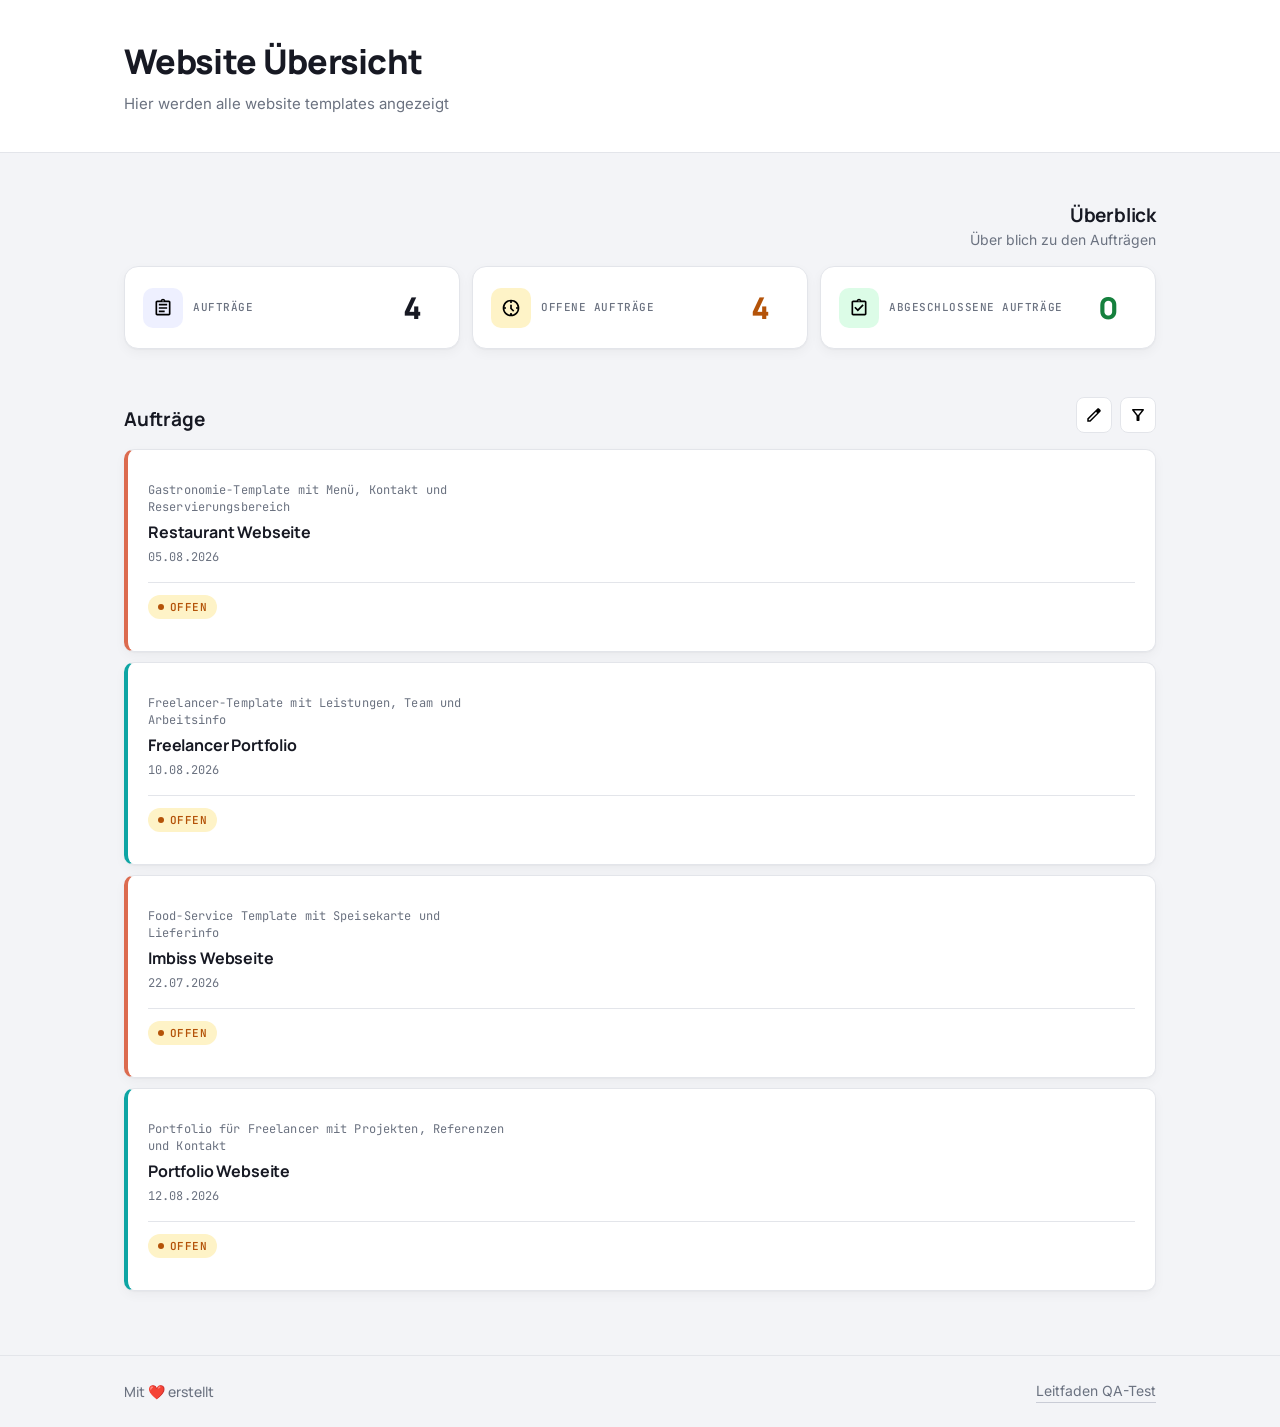
<file: index.html>
<!DOCTYPE html>
<html lang="en">
<head>
    <meta charset="UTF-8">
    <meta name="viewport" content="width=device-width, initial-scale=1.0">
    <title>Vorschau</title>
    <link rel="stylesheet" href="./styles.css">
    <script src="scripts/main.js" defer></script>
    <script src="scripts/app.js" defer></script>
</head>
<body>
    <header>
        <section class="wb-main-headline-container">
            <div class="content-container">
                <h1 class="healdine main-headline">Website Übersicht</h1>
                <p class="headline-subtext main-headline-sub-text">Hier werden alle website templates angezeigt</p>
            </div>
        </section>
    </header>
    <main>
        <section>
            <div class="edit-btn-list" id="editBtnList">
                <button class="edit-btn close-btn" type="button" aria-label="Bearbeitung abbrechen">
                    <svg xmlns="http://www.w3.org/2000/svg" height="24px" viewBox="0 -960 960 960" width="24px" fill="#000000">
                        <path d="m256-200-56-56 224-224-224-224 56-56 224 224 224-224 56 56-224 224 224 224-56 56-224-224-224 224Z"/>
                    </svg>
                </button>
                <button class="edit-btn save-btn" type="button" aria-label="Änderungen speichern">
                    <svg xmlns="http://www.w3.org/2000/svg" height="24px" viewBox="0 -960 960 960" width="24px" fill="#000000">
                        <path d="M382-240 154-468l57-57 171 171 367-367 57 57-424 424Z"/>
                    </svg>
                </button>
            </div>
        </section>
        <section>
            <div class="content-contaienr">
                <div class="content-headline-container stats-card-headline">
                    <h2 class="content-headline headline">Überblick</h2>
                    <p class="headline-subtext">Über blich zu den Aufträgen</p>
                </div>
                <div class="card-list">
                    <div class="stast-card">
                        <div class="stats-card-header">
                            <svg xmlns="http://www.w3.org/2000/svg" height="24px" viewBox="0 -960 960 960" width="24px" fill="#000000">
                                <path d="M200-120q-33 0-56.5-23.5T120-200v-560q0-33 23.5-56.5T200-840h168q13-36 43.5-58t68.5-22q38 0 68.5 22t43.5 58h168q33 0 56.5 23.5T840-760v560q0 33-23.5 56.5T760-120H200Zm0-80h560v-560H200v560Zm80-80h280v-80H280v80Zm0-160h400v-80H280v80Zm0-160h400v-80H280v80Zm221.5-198.5Q510-807 510-820t-8.5-21.5Q493-850 480-850t-21.5 8.5Q450-833 450-820t8.5 21.5Q467-790 480-790t21.5-8.5ZM200-200v-560 560Z"/>
                            </svg>
                            <h3 class="stast-card-headline">Aufträge</h3>
                        </div>
                        <div class="stats-card-main" id="statsCardJobCounters">
                            11
                        </div>
                    </div>
                    <div class="stast-card">
                        <div class="stats-card-header">
                            <svg xmlns="http://www.w3.org/2000/svg" height="24px" viewBox="0 -960 960 960" width="24px" fill="#000000">
                                <path d="M582-298 440-440v-200h80v167l118 118-56 57ZM440-720v-80h80v80h-80Zm280 280v-80h80v80h-80ZM440-160v-80h80v80h-80ZM160-440v-80h80v80h-80ZM480-80q-83 0-156-31.5T197-197q-54-54-85.5-127T80-480q0-83 31.5-156T197-763q54-54 127-85.5T480-880q83 0 156 31.5T763-763q54 54 85.5 127T880-480q0 83-31.5 156T763-197q-54 54-127 85.5T480-80Zm0-80q134 0 227-93t93-227q0-134-93-227t-227-93q-134 0-227 93t-93 227q0 134 93 227t227 93Zm0-320Z"/>
                            </svg>
                            <h3 class="stast-card-headline">Offene Aufträge</h3>
                        </div>
                        <div class="stats-card-main" id="statsCardOpenJobCounters">
                            3
                        </div>
                    </div>
                    <div class="stast-card">
                        <div class="stats-card-header">
                            <svg xmlns="http://www.w3.org/2000/svg" height="24px" viewBox="0 -960 960 960" width="24px" fill="#000000">
                                <path d="m424-318 282-282-56-56-226 226-114-114-56 56 170 170ZM200-120q-33 0-56.5-23.5T120-200v-560q0-33 23.5-56.5T200-840h168q13-36 43.5-58t68.5-22q38 0 68.5 22t43.5 58h168q33 0 56.5 23.5T840-760v560q0 33-23.5 56.5T760-120H200Zm0-80h560v-560H200v560Zm301.5-598.5Q510-807 510-820t-8.5-21.5Q493-850 480-850t-21.5 8.5Q450-833 450-820t8.5 21.5Q467-790 480-790t21.5-8.5ZM200-200v-560 560Z"/>
                            </svg>
                            <h3 class="stast-card-headline">Abgeschlossene Aufträge</h3>
                        </div>
                        <div class="stats-card-main" id="statsClosedOpenJobCounters">
                            8
                        </div>
                    </div>
                </div>
            </div>
        </section>
        <section>
            <div class="content-contaienr">
                <div class="content-headline-container">
                    <div class="content-left">
                        <h2 class="content-headline">Aufträge</h2>
                    </div>
                    <div class="content-rigth">
                        <button class="list-btn event-btn"
                            type="button"
                            title="Menü öffnen"
                            aria-label="Edit Btn öffnen"
                            aria-expanded="false"
                            data-action="toggle-class"
                            data-target="#editBtnList"
                            data-class="hidden">
                            <svg xmlns="http://www.w3.org/2000/svg" height="24px" viewBox="0 -960 960 960" width="24px" fill="#000000">
                                <path d="M200-200h57l391-391-57-57-391 391v57Zm-80 80v-170l528-527q12-11 26.5-17t30.5-6q16 0 31 6t26 18l55 56q12 11 17.5 26t5.5 30q0 16-5.5 30.5T817-647L290-120H120Zm640-584-56-56 56 56Zm-141 85-28-29 57 57-29-28Z"/>
                            </svg>
                        </button>
                        <div class="filter-btn-contaienr">
                            <button class="list-btn event-btn" id="filter-"
                                type="button"
                                title="Menü öffnen"
                                aria-label="Menü öffnen"
                                aria-expanded="false"
                                data-action="toggle-class"
                                data-target="#nav-links"
                                data-class="is-open">
                                <svg xmlns="http://www.w3.org/2000/svg" height="24px" viewBox="0 -960 960 960" width="24px" fill="#000000">
                                    <path d="M440-160q-17 0-28.5-11.5T400-200v-240L168-736q-15-20-4.5-42t36.5-22h560q26 0 36.5 22t-4.5 42L560-440v240q0 17-11.5 28.5T520-160h-80Zm40-308 198-252H282l198 252Zm0 0Z"/>
                                </svg>
                            </button>
                            <div class="filter-dropdown">
                                <div class="dropdown-item">
                                    keinen
                                </div>
                                <div class="dropdown-item">
                                    Nicht Bearbeitet
                                </div>
                                <div class="dropdown-item is-active">
                                    Neuste
                                </div>
                                <div class="dropdown-item">
                                    Älteste
                                </div>
                            </div>
                        </div>
                    </div>
                </div>
                <div class="job-list" id="jobDisplay">
                    <!-- Job cards werden hier dynamisch per JavaScript eingefügt -->
                </div>
            </div>
        </section>
    </main>
    <div class="preview-overlay hidden" id="previewOverlay">
        <div class="preview-overlay-backdrop"></div>
        <div class="preview-overlay-content" role="dialog" aria-modal="true" aria-labelledby="previewTitle">
            <div class="preview-overlay-toolbar">
                <div>
                    <h2 class="content-headline" id="previewTitle">Website Vorschau</h2>
                    <p class="headline-subtext" id="previewDescription"></p>
                    <p class="headline-subtext">Schließe die Vorschau, um zur Dashboard-Ansicht zurückzukehren.</p>
                </div>
                <div class="preview-overlay-actions">
                    <button class="open-tab-btn" id="openInNewTabBtn" type="button">Im neuen Tab öffnen</button>
                    <button class="close-preview-btn" id="closePreviewBtn" type="button">Schließen</button>
                </div>
            </div>
            <iframe id="previewIframe" title="Website Vorschau" src="" loading="lazy"></iframe>
        </div>
    </div>
</body>
</html>
    <footer>
        <div class="footer-content">
            <div class="content-left">
                <h3 class="footer-contet-text">Mit ❤️ erstellt </h3>
            </div>
            <div class="content-rigth">
                <a href="#">Leitfaden QA-Test</a>
            </div>
        </div>
    </footer>
</body>
</html>
</file>
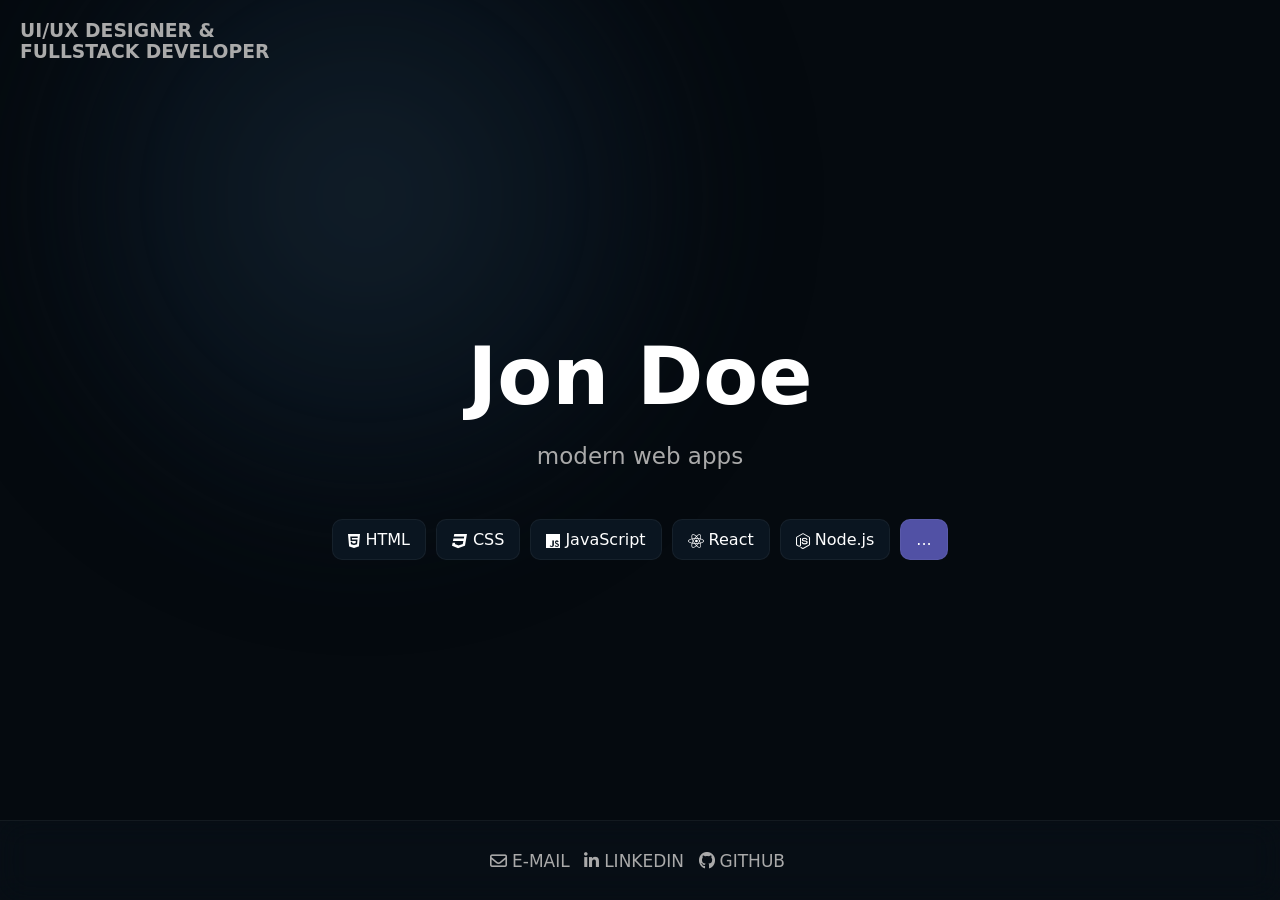
<file: previews/portfolio/template_1/index.html>
<!DOCTYPE html>
<html lang="en">
<head>
    <meta charset="UTF-8">
    <meta name="viewport" content="width=device-width, initial-scale=1.0">
    <link rel="stylesheet" href="./assets/styles/styles.css">
    <link rel="stylesheet" href="https://cdnjs.cloudflare.com/ajax/libs/font-awesome/6.4.2/css/all.min.css">
    <script src="./assets/js/config.js" defer></script>
    <script src="./assets/js/main.js" defer></script>
    <title>Portfolio</title>
</head>
<body>
    <div class="landing-page">
        <header>
            <nav class="navbar-top">
                <div class="navbar-top-content">
                    <h3 class="sub-headline grey-text"></h3>
                </div>
            </nav>
        </header>
        <main class="fade">
            <section>
                <div class="main-content">
                    <h1 class="main-headline"></h1>
                    <div class="word-slider"></div>
                </div>
            </section>
            <section>
                <div class="skill-list"></div>
            </section>
        </main>
        <footer>
            <div class="end-link-list">
                <h3 class="sub-headline grey-text">
                    <a href="#" id="email-link">
                        <div class="icon-text">
                            <i class="fa-regular fa-envelope"></i> E-MAIL
                        </div>
                    </a>
                </h3>
                <h3 class="sub-headline grey-text">
                    <a href="#" id="linkedin-link" target="_blank">
                        <div class="icon-text">
                            <i class="fa-brands fa-linkedin-in"></i> LINKEDIN
                        </div>
                    </a>
                </h3>
                <h3 class="sub-headline grey-text">
                    <a href="#" id="github-link" target="_blank">
                        <div class="icon-text">
                            <i class="fa-brands fa-github"></i> GITHUB
                        </div>
                    </a>
                </h3>
            </div>
        </footer>
    </div>
</body>
</html>
</file>
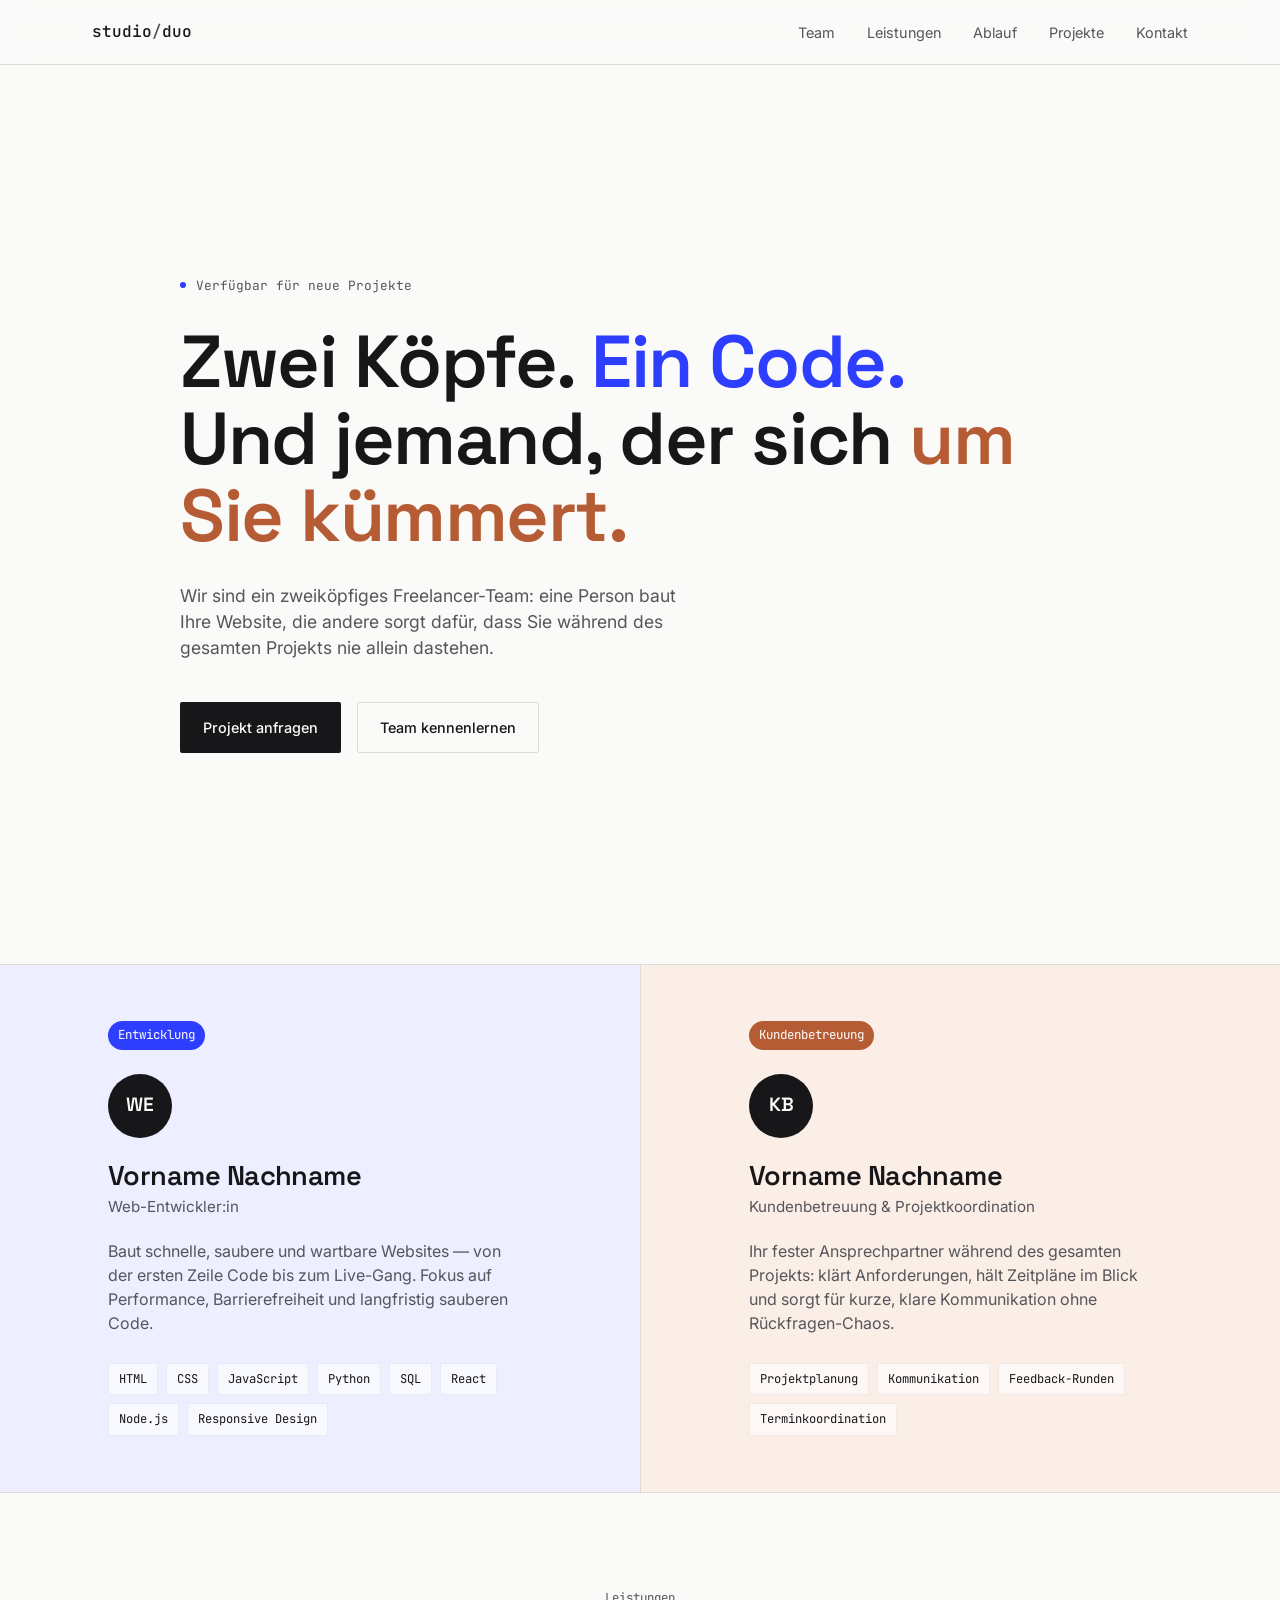
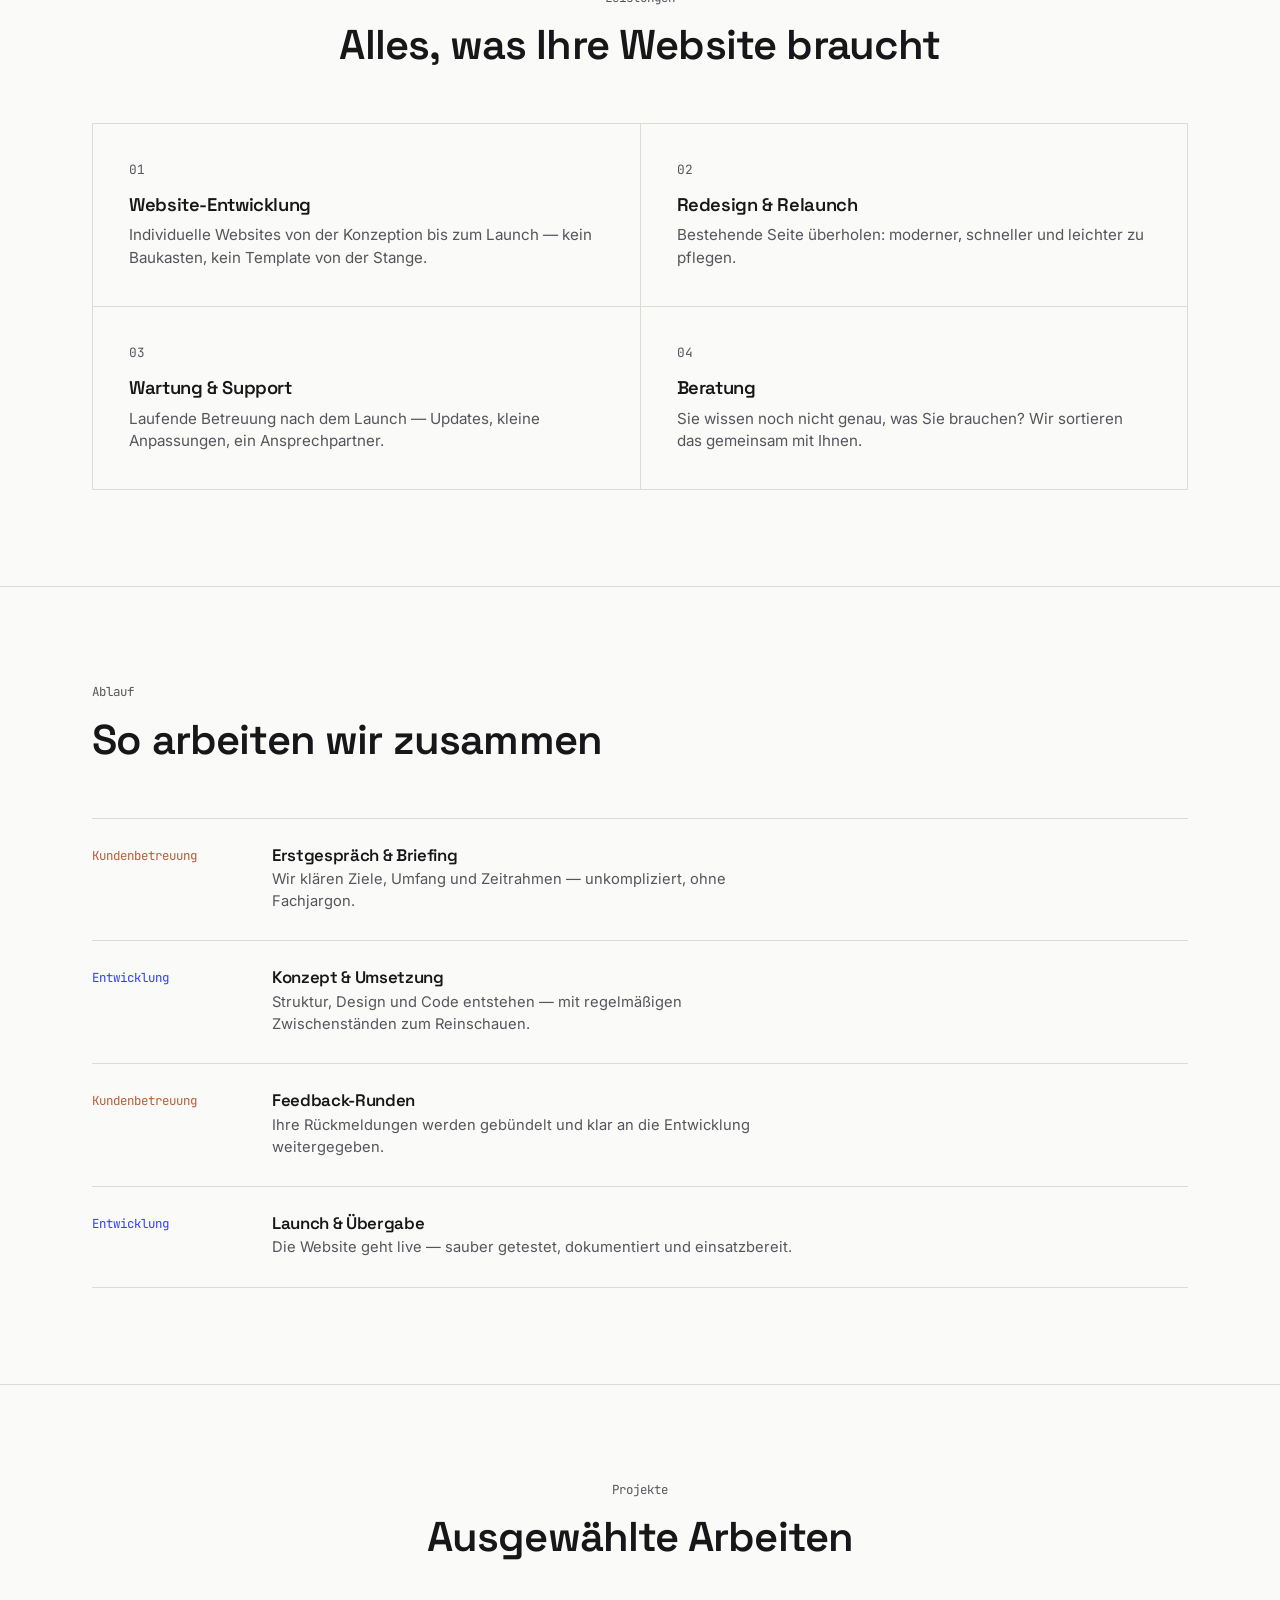
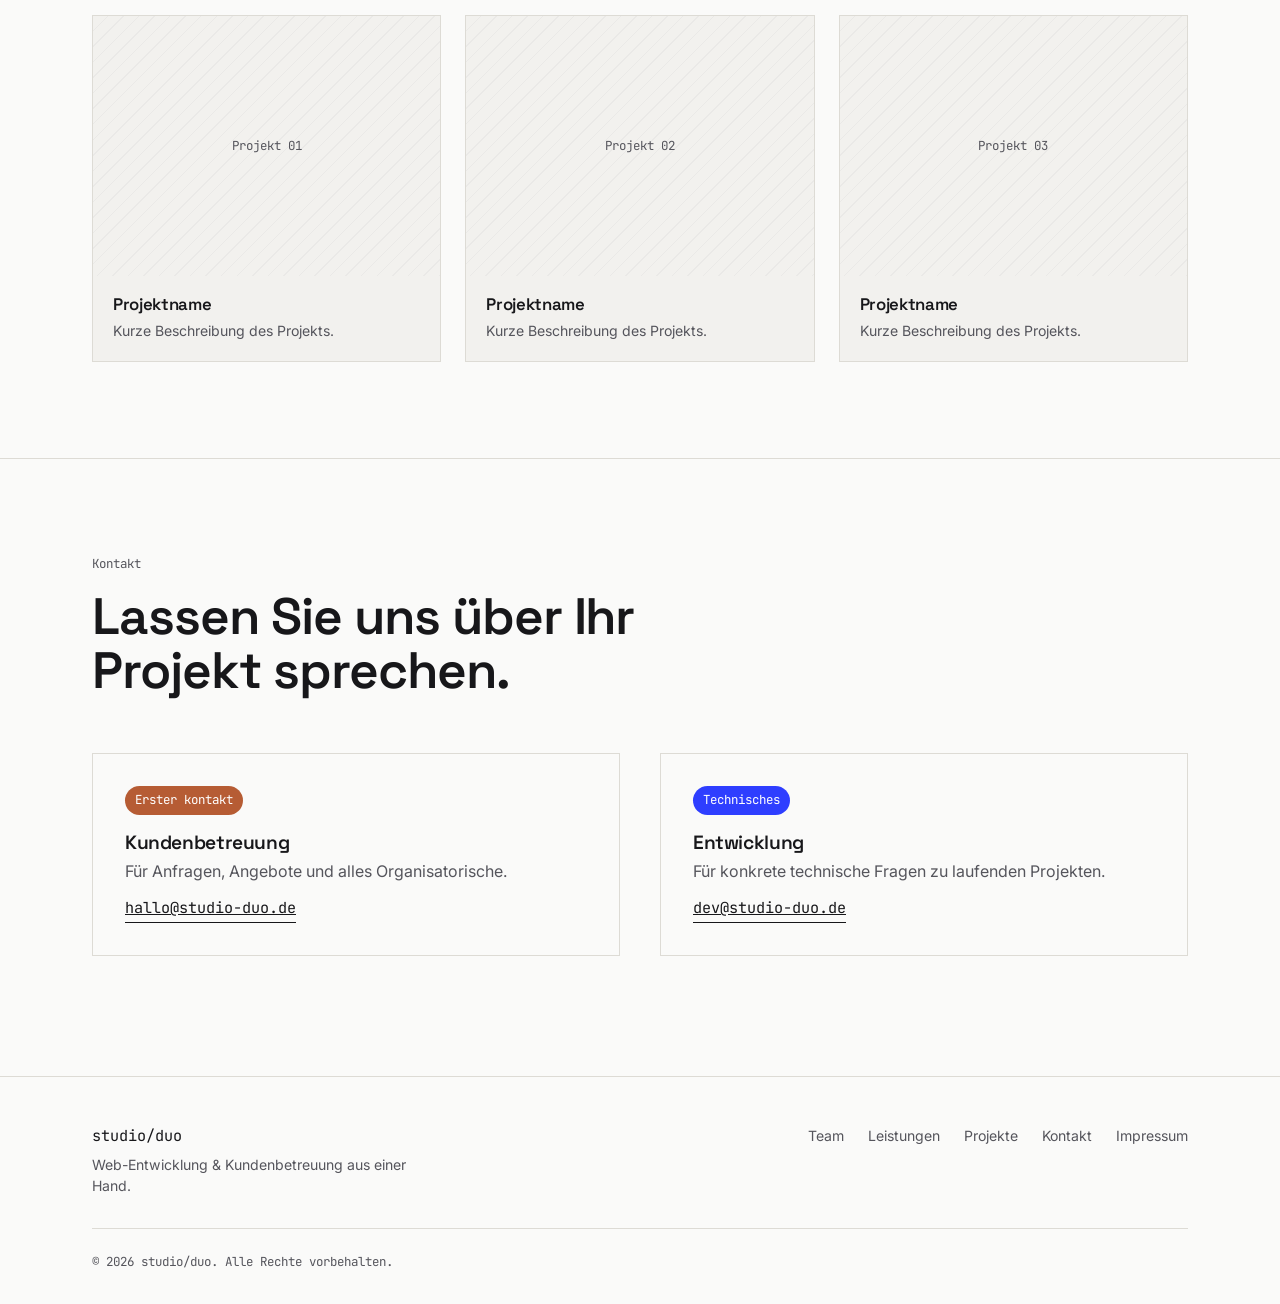
<file: previews/portfolio/template_2/index.html>
<!DOCTYPE html>
<html lang="de">
<head>
    <meta charset="UTF-8">
    <meta name="viewport" content="width=device-width, initial-scale=1.0">
    <meta name="description" content="Freelancer-Duo für Web-Entwicklung und Kundenbetreuung: individuelle Websites, persönlich betreut.">
    <title>studio/duo — Web-Entwicklung & Kundenbetreuung</title>
    <link rel="preconnect" href="https://fonts.googleapis.com">
    <link rel="preconnect" href="https://fonts.gstatic.com" crossorigin>
    <link href="https://fonts.googleapis.com/css2?family=Space+Grotesk:wght@400;500;600;700&family=Inter:wght@400;500;600;700&family=JetBrains+Mono:wght@400;500&display=swap" rel="stylesheet">
    <link rel="stylesheet" href="./styles/styles.css">
    <script src="main.js" defer></script>
</head>
<body>
    <header class="site-header">
        <div class="nav-container content-container">
            <div class="logo">studio<span>/</span>duo</div>
            <nav class="main-nav" aria-label="Hauptnavigation">
                <ul class="nav-list">
                    <li><a href="#team">Team</a></li>
                    <li><a href="#services">Leistungen</a></li>
                    <li><a href="#process">Ablauf</a></li>
                    <li><a href="#work">Projekte</a></li>
                    <li><a href="#contact">Kontakt</a></li>
                </ul>
            </nav>
        </div>
    </header>
    <main>
        <section class="hero-section">
            <div class="hero-container content-container">
                <div class="hero-eyebrow-container">
                    <span class="dot" aria-hidden="true"></span>
                    <span class="eyebrow">Verfügbar für neue Projekte</span>
                </div>
                <div class="main-headline-container">
                    <h1 class="main-headline headline">Zwei Köpfe. <span class="accent-dev">Ein Code.</span><br>Und jemand, der sich <span class="accent-care">um Sie kümmert.</span></h1>
                </div>
                <div class="content-text-container hero-text-container">
                    <p class="content-text">Wir sind ein zweiköpfiges Freelancer-Team: eine Person baut Ihre Website, die andere sorgt dafür, dass Sie während des gesamten Projekts nie allein dastehen.</p>
                </div>
                <div class="hero-btn-container">
                    <a href="#contact" class="btn btn-primary hero-btn">Projekt anfragen</a>
                    <a href="#team" class="btn btn-ghost hero-btn">Team kennenlernen</a>
                </div>
            </div>
        </section>
        <section class="team-section reveal" id="team">
            <div class="team-container content-container">
                <div class="team-grid">
                    <div class="team-member team-member-dev">
                        <div class="member-tag-container">
                            <span class="member-tag tag mono">Entwicklung</span>
                        </div>
                        <div class="member-avatar" aria-hidden="true">WE</div>
                        <h3 class="member-name">Vorname Nachname</h3>
                        <p class="member-role">Web-Entwickler:in</p>
                        <div class="content-text-container member-text-container">
                            <p class="member-desc content-text">Baut schnelle, saubere und wartbare Websites — von der ersten Zeile Code bis zum Live-Gang. Fokus auf Performance, Barrierefreiheit und langfristig sauberen Code.</p>
                        </div>
                        <ul class="member-taglist">
                            <li>HTML</li>
                            <li>CSS</li>
                            <li>JavaScript</li>
                            <li>Python</li>
                            <li>SQL</li>
                            <li>React</li>
                            <li>Node.js</li>
                            <li>Responsive Design</li>
                        </ul>
                    </div>
                    <div class="team-member team-member-care">
                        <div class="member-tag-container">
                            <span class="member-tag tag mono">Kundenbetreuung</span>
                        </div>
                        <div class="member-avatar" aria-hidden="true">KB</div>
                        <h3 class="member-name">Vorname Nachname</h3>
                        <p class="member-role">Kundenbetreuung & Projektkoordination</p>
                        <div class="content-text-container member-text-container">
                            <p class="member-desc content-text">Ihr fester Ansprechpartner während des gesamten Projekts: klärt Anforderungen, hält Zeitpläne im Blick und sorgt für kurze, klare Kommunikation ohne Rückfragen-Chaos.</p>
                        </div>
                        <ul class="member-taglist">
                            <li>Projektplanung</li>
                            <li>Kommunikation</li>
                            <li>Feedback-Runden</li>
                            <li>Terminkoordination</li>
                        </ul>
                    </div>
                </div>
            </div>
        </section>
        <section class="services-section" id="services">
            <div class="services-container content-container">
                <div class="services-headline-container content-headline-container section-header text-center">
                    <span class="eyebrow">Leistungen</span>
                    <h2 class="content-headline text-center">Alles, was Ihre Website braucht</h2>
                </div>
                <div class="services-grid reveal">
                    <div class="service-card">
                        <div class="service-number mono">01</div>
                        <h3 class="service-headline">Website-Entwicklung</h3>
                        <p class="service-desc">Individuelle Websites von der Konzeption bis zum Launch — kein Baukasten, kein Template von der Stange.</p>
                    </div>
                    <div class="service-card">
                        <div class="service-number mono">02</div>
                        <h3 class="service-headline">Redesign & Relaunch</h3>
                        <p class="service-desc">Bestehende Seite überholen: moderner, schneller und leichter zu pflegen.</p>
                    </div>
                    <div class="service-card">
                        <div class="service-number mono">03</div>
                        <h3 class="service-headline">Wartung & Support</h3>
                        <p class="service-desc">Laufende Betreuung nach dem Launch — Updates, kleine Anpassungen, ein Ansprechpartner.</p>
                    </div>
                    <div class="service-card">
                        <div class="service-number mono">04</div>
                        <h3 class="service-headline">Beratung</h3>
                        <p class="service-desc">Sie wissen noch nicht genau, was Sie brauchen? Wir sortieren das gemeinsam mit Ihnen.</p>
                    </div>
                </div>
            </div>
        </section>
        <section class="process-section" id="process">
            <div class="process-container content-container">
                <div class="process-headline-container content-headline-container section-header">
                    <span class="eyebrow">Ablauf</span>
                    <h2 class="content-headline">So arbeiten wir zusammen</h2>
                </div>
                <div class="process-list reveal">
                    <div class="process-row">
                        <span class="process-who who-care mono">Kundenbetreuung</span>
                        <div class="process-what">
                            <h3 class="process-what-headline">Erstgespräch & Briefing</h3>
                            <p class="process-what-desc">Wir klären Ziele, Umfang und Zeitrahmen — unkompliziert, ohne Fachjargon.</p>
                        </div>
                    </div>
                    <div class="process-row">
                        <span class="process-who who-dev mono">Entwicklung</span>
                        <div class="process-what">
                            <h3 class="process-what-headline">Konzept & Umsetzung</h3>
                            <p class="process-what-desc">Struktur, Design und Code entstehen — mit regelmäßigen Zwischenständen zum Reinschauen.</p>
                        </div>
                    </div>
                    <div class="process-row">
                        <span class="process-who who-care mono">Kundenbetreuung</span>
                        <div class="process-what">
                            <h3 class="process-what-headline">Feedback-Runden</h3>
                            <p class="process-what-desc">Ihre Rückmeldungen werden gebündelt und klar an die Entwicklung weitergegeben.</p>
                        </div>
                    </div>
                    <div class="process-row">
                        <span class="process-who who-dev mono">Entwicklung</span>
                        <div class="process-what">
                            <h3 class="process-what-headline">Launch & Übergabe</h3>
                            <p class="process-what-desc">Die Website geht live — sauber getestet, dokumentiert und einsatzbereit.</p>
                        </div>
                    </div>
                </div>
            </div>
        </section>
        <section class="work-section" id="work">
            <div class="work-container content-container">
                <div class="work-headline-container content-headline-container section-header text-center">
                    <span class="eyebrow">Projekte</span>
                    <h2 class="content-headline text-center">Ausgewählte Arbeiten</h2>
                </div>
                <div class="work-grid reveal">
                    <div class="work-card">
                        <div class="work-img-wrapper">
                            <div class="work-thumb">Projekt 01</div>
                        </div>
                        <h3 class="work-card-headline">Projektname</h3>
                        <p class="work-card-desc">Kurze Beschreibung des Projekts.</p>
                    </div>
                    <div class="work-card">
                        <div class="work-img-wrapper">
                            <div class="work-thumb">Projekt 02</div>
                        </div>
                        <h3 class="work-card-headline">Projektname</h3>
                        <p class="work-card-desc">Kurze Beschreibung des Projekts.</p>
                    </div>
                    <div class="work-card">
                        <div class="work-img-wrapper">
                            <div class="work-thumb">Projekt 03</div>
                        </div>
                        <h3 class="work-card-headline">Projektname</h3>
                        <p class="work-card-desc">Kurze Beschreibung des Projekts.</p>
                    </div>
                </div>
            </div>
        </section>
        <section class="contact-section" id="contact">
            <div class="contact-container content-container">
                <div class="contact-headline-container content-headline-container section-header">
                    <span class="eyebrow">Kontakt</span>
                    <h2 class="content-headline">Lassen Sie uns über Ihr Projekt sprechen.</h2>
                </div>
                <div class="contact-grid reveal">
                    <div class="contact-card">
                        <span class="contact-tag tag mono tag-care">Erster kontakt</span>
                        <h3 class="contact-card-headline">Kundenbetreuung</h3>
                        <div class="content-text-container contact-text-container">
                            <p class="content-text contact-card-desc">Für Anfragen, Angebote und alles Organisatorische.</p>
                        </div>
                        <a class="contact-mail mail" href="mailto:hallo@studio-duo.de">hallo@studio-duo.de</a>
                    </div>
                    <div class="contact-card">
                        <span class="contact-tag tag mono tag-dev">Technisches</span>
                        <h3
                        class="contact-card-headline">Entwicklung</h3>
                        <div class="content-text-container contact-text-container">
                            <p class="content-text contact-card-desc">Für konkrete technische Fragen zu laufenden Projekten.</p>
                        </div>
                        <a class="contact-mail mail" href="mailto:dev@studio-duo.de">dev@studio-duo.de</a>
                    </div>
                </div>
            </div>
        </section>
    </main>
    <footer>
        <section class="footer-section">
            <div class="footer-container content-container">
                <div class="footer-top">
                    <div class="footer-brand">
                        <p class="footer-brand-name">studio/duo</p>
                        <p class="footer-tagline">Web-Entwicklung & Kundenbetreuung aus einer Hand.</p>
                    </div>
                    <nav class="footer-nav" aria-label="Footer-Navigation">
                        <a href="#team">Team</a>
                        <a href="#services">Leistungen</a>
                        <a href="#work">Projekte</a>
                        <a href="#contact">Kontakt</a>
                        <a href="">Impressum</a>
                    </nav>
                </div>
                <div class="footer-copyright">
                    <p>&copy; 2026 studio/duo. Alle Rechte vorbehalten.</p>
                </div>
            </div>
        </section>
    </footer>
</body>
</html>
</file>
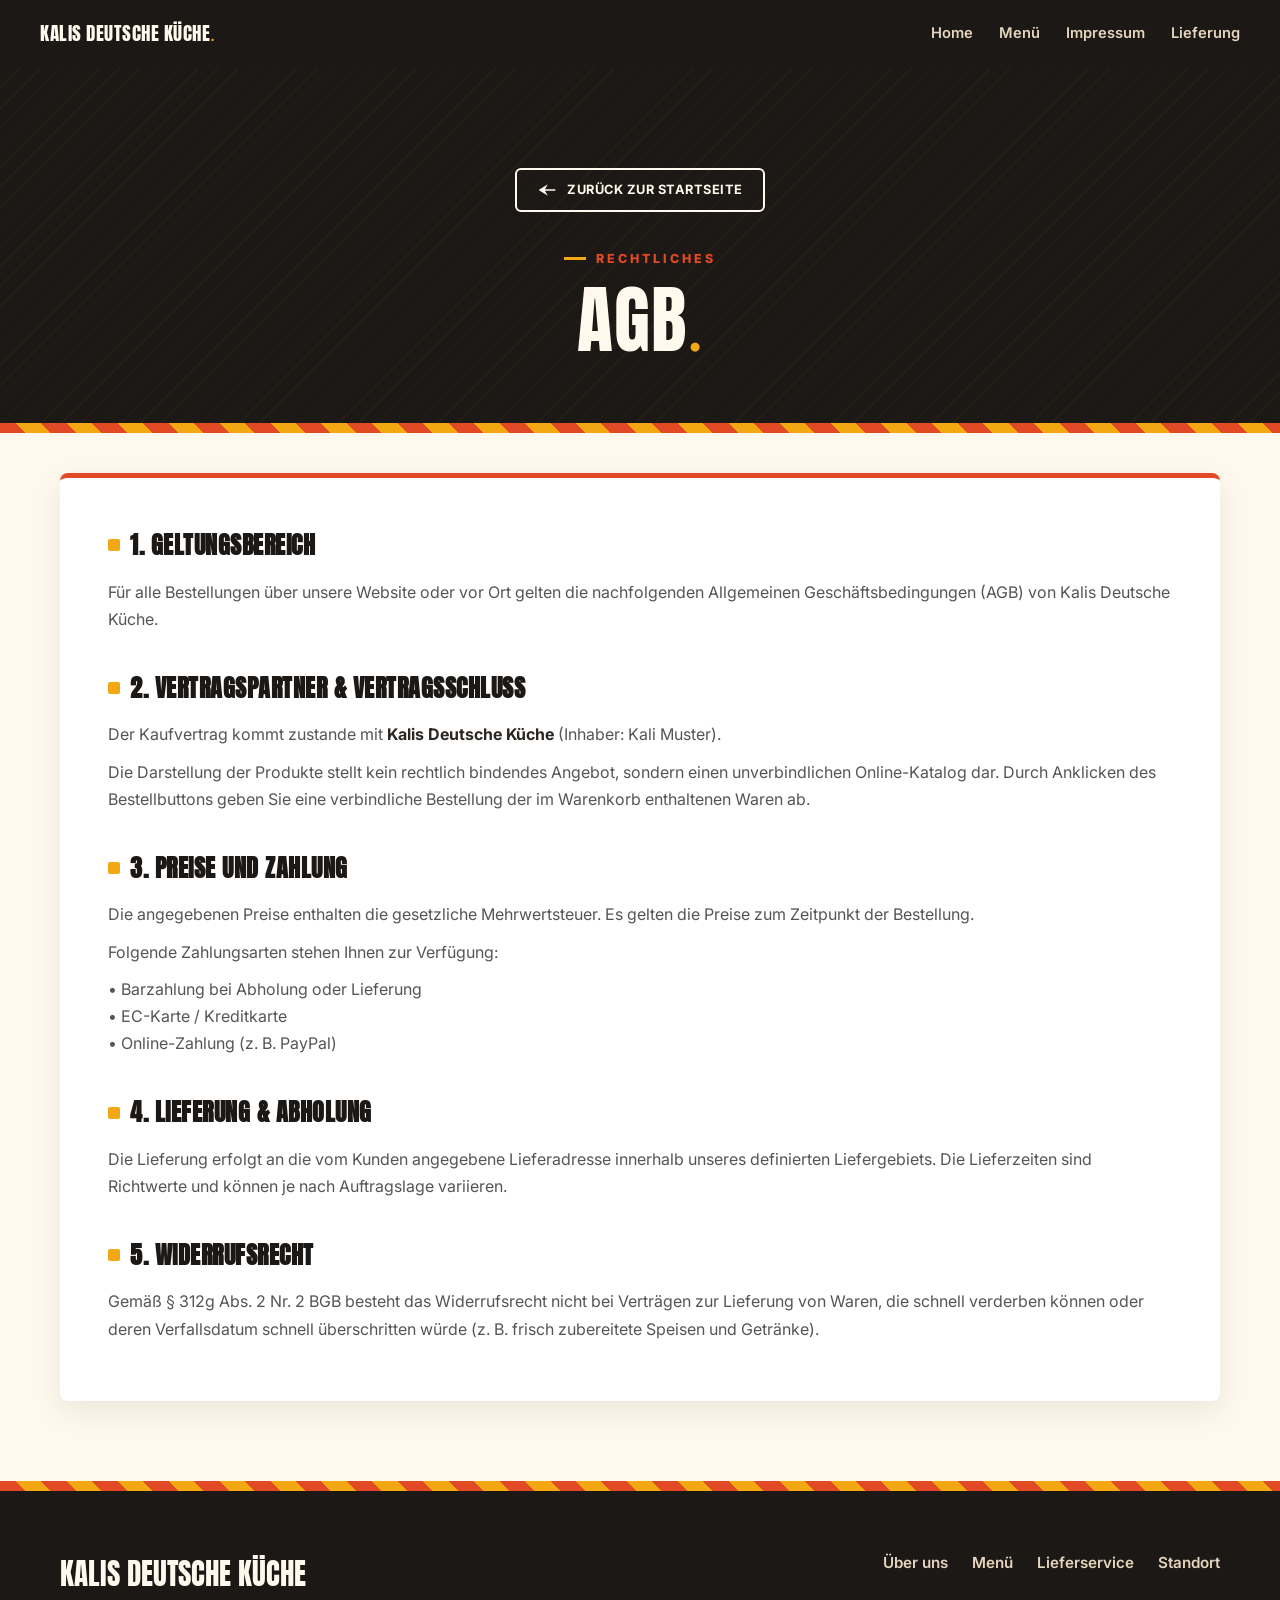
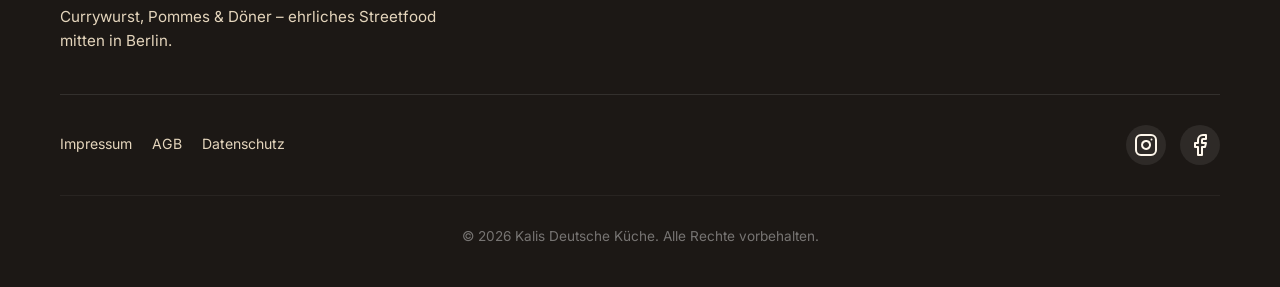
<file: previews/gastronomie/imbiss/template_1/agb/index.html>
<!DOCTYPE html>
<html lang="de">
<head>
    <meta charset="UTF-8">
    <meta name="viewport" content="width=device-width, initial-scale=1.0">
    <title>AGB – Kalis Deutsche Küche</title>
    <link rel="preconnect" href="https://fonts.googleapis.com">
    <link rel="preconnect" href="https://fonts.gstatic.com" crossorigin>
    <link href="https://fonts.googleapis.com/css2?family=Anton&family=Inter:wght@400;500;600;700;800&display=swap" rel="stylesheet">
    <link rel="stylesheet" href="./styles.css">
</head>
<body>
    <nav class="site-nav">
        <div class="content-container">
            <a href="index.html" class="site-nav-brand">Kalis Deutsche Küche<span class="dot">.</span></a>
            <div class="site-nav-links">
                <a href="index.html#about">Home</a>
                <a href="speisekarte.html">Menü</a>
                <a href="index.html#lieferservice">Impressum</a>
                <a href="index.html#location">Lieferung</a>
            </div>
        </div>
    </nav>
    <header class="legal-hero">
        <div class="content-container legal-hero-container">
            <div class="back-link-container">
                <a href="index.html" class="btn btn-ghost btn-back">
                    <span class="btn-icon">
                        <svg xmlns="http://www.w3.org/2000/svg" height="24px" viewBox="0 -960 960 960" width="24px" fill="currentColor">
                            <path d="M520-200 80-480l440-280-137 240h497v80H383l137 240Z"/>
                        </svg>
                    </span>
                    <span class="btn-label">
                        Zurück zur Startseite
                    </span>
                </a>
            </div>
            <span class="eyebrow eyebrow-legal">Rechtliches</span>
            <h1 class="main-headline">AGB<span class="dot">.</span></h1>
        </div>
    </header>
    <main>
        <section class="location-section">
            <div class="content-container">
                <div class="legal-content">
                    <div class="legal-block">
                        <h2 class="legal-block-title">1. Geltungsbereich</h2>
                        <div class="legal-text">
                            <p>Für alle Bestellungen über unsere Website oder vor Ort gelten die nachfolgenden Allgemeinen Geschäftsbedingungen (AGB) von Kalis Deutsche Küche.</p>
                        </div>
                    </div>
                    <div class="legal-block">
                        <h2 class="legal-block-title">2. Vertragspartner & Vertragsschluss</h2>
                        <div class="legal-text">
                            <p>Der Kaufvertrag kommt zustande mit <strong>Kalis Deutsche Küche</strong> (Inhaber: Kali Muster).</p>
                            <p>Die Darstellung der Produkte stellt kein rechtlich bindendes Angebot, sondern einen unverbindlichen Online-Katalog dar. Durch Anklicken des Bestellbuttons geben Sie eine verbindliche Bestellung der im Warenkorb enthaltenen Waren ab.</p>
                        </div>
                    </div>
                    <div class="legal-block">
                        <h2 class="legal-block-title">3. Preise und Zahlung</h2>
                        <div class="legal-text">
                            <p>Die angegebenen Preise enthalten die gesetzliche Mehrwertsteuer. Es gelten die Preise zum Zeitpunkt der Bestellung.</p>
                            <p>Folgende Zahlungsarten stehen Ihnen zur Verfügung:</p>
                            <p>• Barzahlung bei Abholung oder Lieferung<br>
                            • EC-Karte / Kreditkarte<br>
                            • Online-Zahlung (z. B. PayPal)</p>
                        </div>
                    </div>
                    <div class="legal-block">
                        <h2 class="legal-block-title">4. Lieferung & Abholung</h2>
                        <div class="legal-text">
                            <p>Die Lieferung erfolgt an die vom Kunden angegebene Lieferadresse innerhalb unseres definierten Liefergebiets. Die Lieferzeiten sind Richtwerte und können je nach Auftragslage variieren.</p>
                        </div>
                    </div>
                    <div class="legal-block">
                        <h2 class="legal-block-title">5. Widerrufsrecht</h2>
                        <div class="legal-text">
                            <p>Gemäß § 312g Abs. 2 Nr. 2 BGB besteht das Widerrufsrecht nicht bei Verträgen zur Lieferung von Waren, die schnell verderben können oder deren Verfallsdatum schnell überschritten würde (z. B. frisch zubereitete Speisen und Getränke).</p>
                        </div>
                    </div>
                </div>
            </div>
        </section>
    </main>
    <footer>
        <section class="footer-section">
            <div class="footer-container content-container">
                <div class="footer-top">
                    <div class="footer-brand">
                        <p class="footer-brand-name">Kalis Deutsche Küche</p>
                        <p class="footer-tagline">Currywurst, Pommes & Döner – ehrliches Streetfood mitten in Berlin.</p>
                    </div>
                    <nav class="footer-nav" aria-label="Footer-Navigation">
                        <a href="index.html#about">Über uns</a>
                        <a href="index.html#menu">Menü</a>
                        <a href="index.html#lieferservice">Lieferservice</a>
                        <a href="index.html#location">Standort</a>
                    </nav>
                </div>
                <div class="endlinks-container">
                    <div class="footer-legal-links">
                        <a href="impressum.html" class="footer-link">Impressum</a>
                        <a href="agb.html" class="footer-link">AGB</a>
                        <a href="datenschutz.html" class="footer-link">Datenschutz</a>
                    </div>
                    <div class="footer-social-links">
                        <a href="https://instagram.com" target="_blank" rel="noopener" class="social-icon" aria-label="Instagram">
                            <svg viewBox="0 0 24 24" width="24" height="24" stroke="currentColor" stroke-width="2" fill="none" stroke-linecap="round" stroke-linejoin="round"><rect x="2" y="2" width="20" height="20" rx="5" ry="5"></rect><path d="M16 11.37A4 4 0 1 1 12.63 8 4 4 0 0 1 16 11.37z"></path><line x1="17.5" y1="6.5" x2="17.51" y2="6.5"></line></svg>
                        </a>
                        <a href="https://facebook.com" target="_blank" rel="noopener" class="social-icon" aria-label="Facebook">
                            <svg viewBox="0 0 24 24" width="24" height="24" stroke="currentColor" stroke-width="2" fill="none" stroke-linecap="round" stroke-linejoin="round"><path d="M18 2h-3a5 5 0 0 0-5 5v3H7v4h3v8h4v-8h3l1-4h-4V7a1 1 0 0 1 1-1h3z"></path></svg>
                        </a>
                    </div>
                </div>
                <div class="footer-copyright">
                    <p>&copy; 2026 Kalis Deutsche Küche. Alle Rechte vorbehalten.</p>
                </div>
            </div>
        </section>
    </footer>

</body>
</html>
</file>
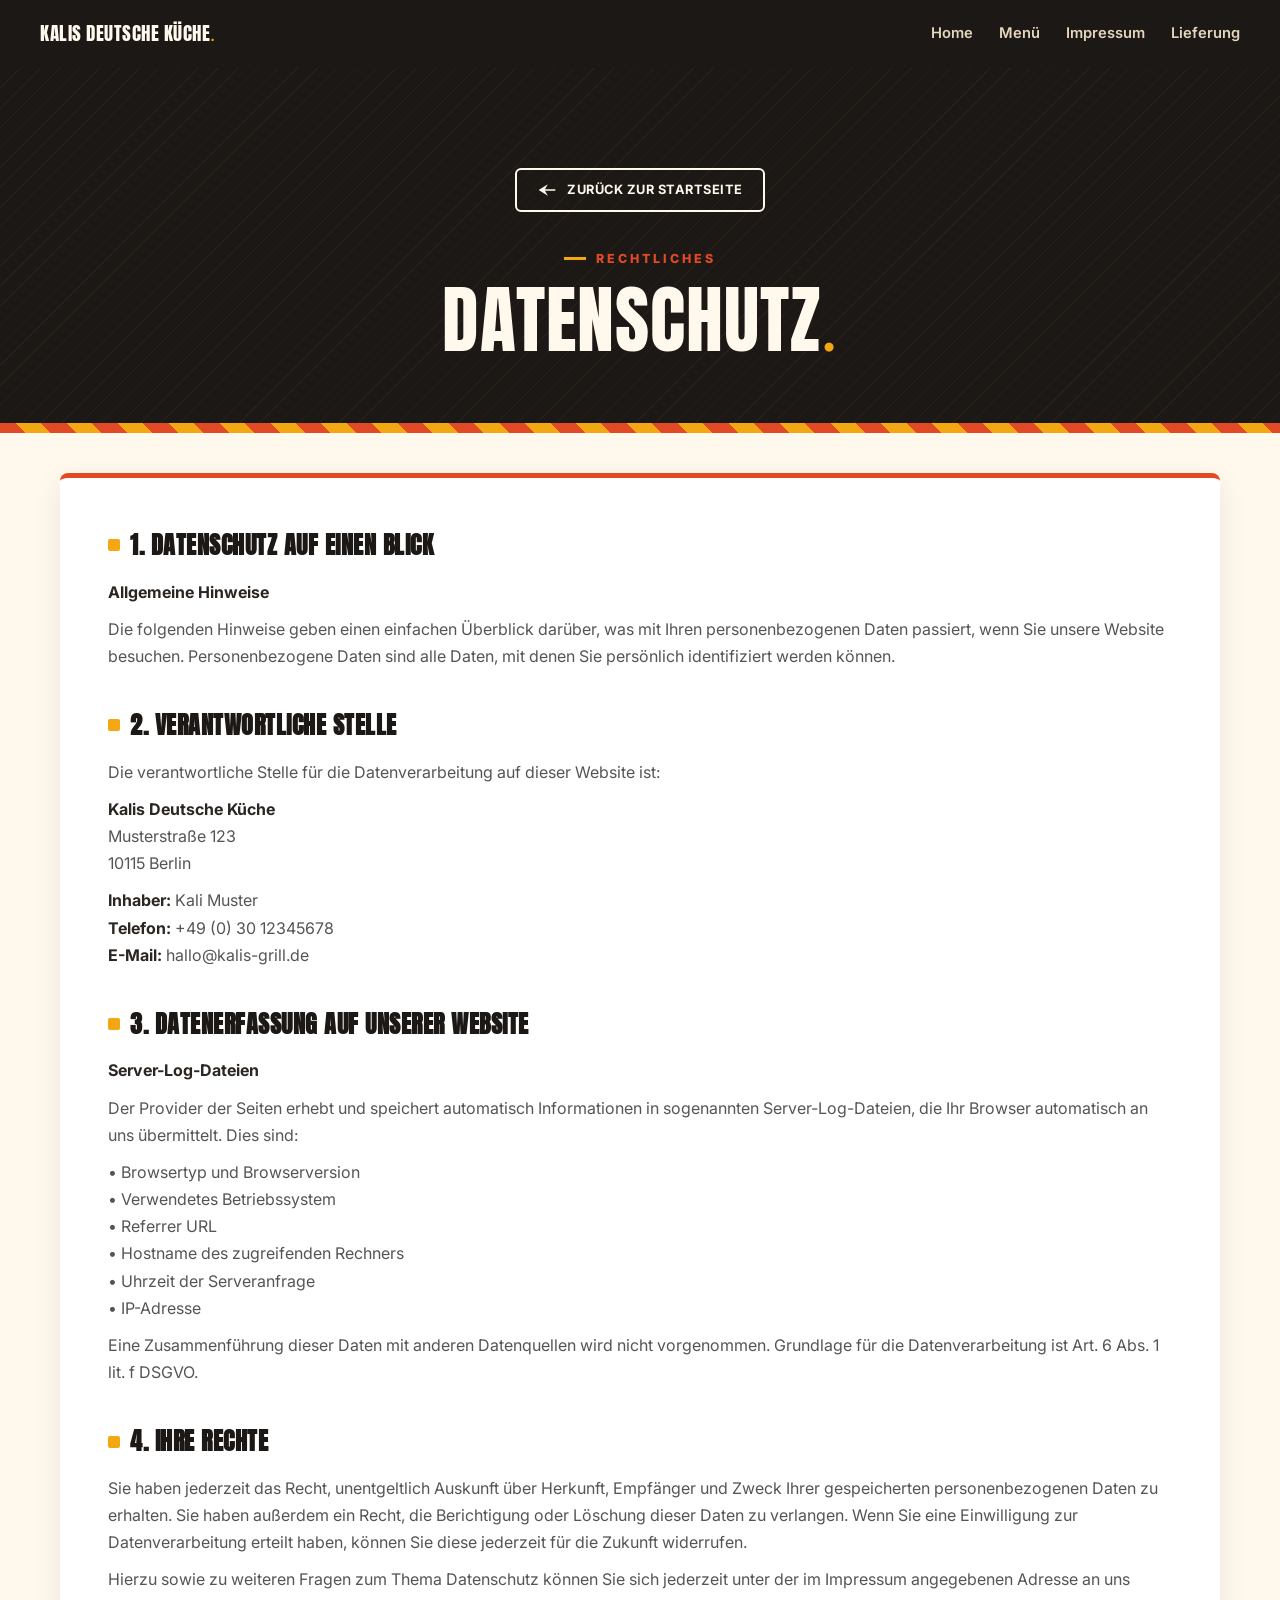
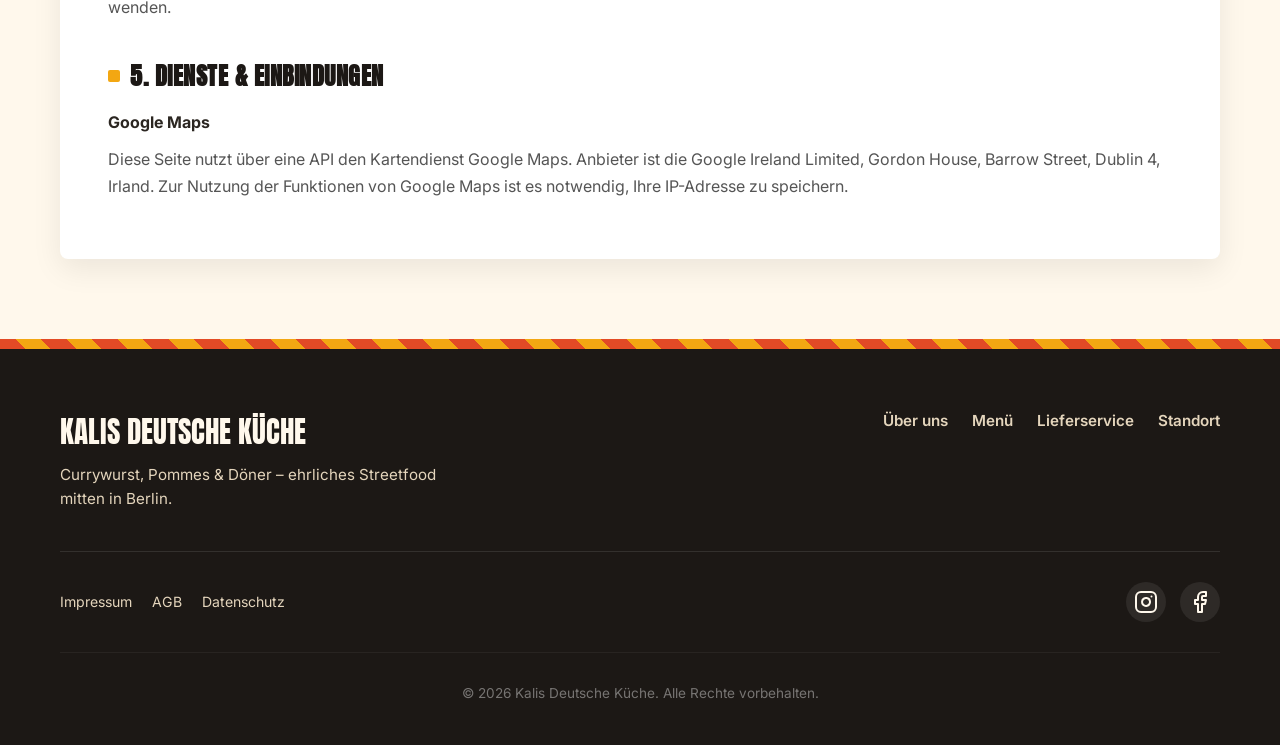
<file: previews/gastronomie/imbiss/template_1/datenschutz/index.html>
<!DOCTYPE html>
<html lang="de">
<head>
    <meta charset="UTF-8">
    <meta name="viewport" content="width=device-width, initial-scale=1.0">
    <title>Datenschutz – Kalis Deutsche Küche</title>
    <link rel="preconnect" href="https://fonts.googleapis.com">
    <link rel="preconnect" href="https://fonts.gstatic.com" crossorigin>
    <link href="https://fonts.googleapis.com/css2?family=Anton&family=Inter:wght@400;500;600;700;800&display=swap" rel="stylesheet">
    <link rel="stylesheet" href="./styles.css">
</head>
<body>
    <nav class="site-nav">
        <div class="content-container">
            <a href="index.html" class="site-nav-brand">Kalis Deutsche Küche<span class="dot">.</span></a>
            <div class="site-nav-links">
                <a href="index.html#about">Home</a>
                <a href="speisekarte.html">Menü</a>
                <a href="index.html#lieferservice">Impressum</a>
                <a href="index.html#location">Lieferung</a>
            </div>
        </div>
    </nav>
    <header class="legal-hero">
        <div class="content-container legal-hero-container">
            <div class="back-link-container">
                <a href="index.html" class="btn btn-ghost btn-back">
                    <span class="btn-icon">
                        <svg xmlns="http://www.w3.org/2000/svg" height="24px" viewBox="0 -960 960 960" width="24px" fill="currentColor">
                            <path d="M520-200 80-480l440-280-137 240h497v80H383l137 240Z"/>
                        </svg>
                    </span>
                    <span class="btn-label">
                        Zurück zur Startseite
                    </span>
                </a>
            </div>
            <span class="eyebrow eyebrow-legal">Rechtliches</span>
            <h1 class="main-headline">Datenschutz<span class="dot">.</span></h1>
        </div>
    </header>
    <main>
        <section class="location-section">
            <div class="content-container">
                <div class="legal-content">
                    <div class="legal-block">
                        <h2 class="legal-block-title">1. Datenschutz auf einen Blick</h2>
                        <div class="legal-text">
                            <p><strong>Allgemeine Hinweise</strong></p>
                            <p>Die folgenden Hinweise geben einen einfachen Überblick darüber, was mit Ihren personenbezogenen Daten passiert, wenn Sie unsere Website besuchen. Personenbezogene Daten sind alle Daten, mit denen Sie persönlich identifiziert werden können.</p>
                        </div>
                    </div>
                    <div class="legal-block">
                        <h2 class="legal-block-title">2. Verantwortliche Stelle</h2>
                        <div class="legal-text">
                            <p>Die verantwortliche Stelle für die Datenverarbeitung auf dieser Website ist:</p>
                            <p><strong>Kalis Deutsche Küche</strong><br>
                            Musterstraße 123<br>
                            10115 Berlin</p>
                            <p><strong>Inhaber:</strong> Kali Muster<br>
                            <strong>Telefon:</strong> +49 (0) 30 12345678<br>
                            <strong>E-Mail:</strong> hallo@kalis-grill.de</p>
                        </div>
                    </div>

                    <div class="legal-block">
                        <h2 class="legal-block-title">3. Datenerfassung auf unserer Website</h2>
                        <div class="legal-text">
                            <p><strong>Server-Log-Dateien</strong></p>
                            <p>Der Provider der Seiten erhebt und speichert automatisch Informationen in sogenannten Server-Log-Dateien, die Ihr Browser automatisch an uns übermittelt. Dies sind:</p>
                            <p>• Browsertyp und Browserversion<br>
                            • Verwendetes Betriebssystem<br>
                            • Referrer URL<br>
                            • Hostname des zugreifenden Rechners<br>
                            • Uhrzeit der Serveranfrage<br>
                            • IP-Adresse</p>
                            <p>Eine Zusammenführung dieser Daten mit anderen Datenquellen wird nicht vorgenommen. Grundlage für die Datenverarbeitung ist Art. 6 Abs. 1 lit. f DSGVO.</p>
                        </div>
                    </div>

                    <div class="legal-block">
                        <h2 class="legal-block-title">4. Ihre Rechte</h2>
                        <div class="legal-text">
                            <p>Sie haben jederzeit das Recht, unentgeltlich Auskunft über Herkunft, Empfänger und Zweck Ihrer gespeicherten personenbezogenen Daten zu erhalten. Sie haben außerdem ein Recht, die Berichtigung oder Löschung dieser Daten zu verlangen. Wenn Sie eine Einwilligung zur Datenverarbeitung erteilt haben, können Sie diese jederzeit für die Zukunft widerrufen.</p>
                            <p>Hierzu sowie zu weiteren Fragen zum Thema Datenschutz können Sie sich jederzeit unter der im Impressum angegebenen Adresse an uns wenden.</p>
                        </div>
                    </div>

                    <div class="legal-block">
                        <h2 class="legal-block-title">5. Dienste & Einbindungen</h2>
                        <div class="legal-text">
                            <p><strong>Google Maps</strong></p>
                            <p>Diese Seite nutzt über eine API den Kartendienst Google Maps. Anbieter ist die Google Ireland Limited, Gordon House, Barrow Street, Dublin 4, Irland. Zur Nutzung der Funktionen von Google Maps ist es notwendig, Ihre IP-Adresse zu speichern.</p>
                        </div>
                    </div>

                </div>
            </div>
        </section>
    </main>

    <footer>
        <section class="footer-section">
            <div class="footer-container content-container">
                <div class="footer-top">
                    <div class="footer-brand">
                        <p class="footer-brand-name">Kalis Deutsche Küche</p>
                        <p class="footer-tagline">Currywurst, Pommes & Döner – ehrliches Streetfood mitten in Berlin.</p>
                    </div>
                    <nav class="footer-nav" aria-label="Footer-Navigation">
                        <a href="index.html#about">Über uns</a>
                        <a href="index.html#menu">Menü</a>
                        <a href="index.html#lieferservice">Lieferservice</a>
                        <a href="index.html#location">Standort</a>
                    </nav>
                </div>
                <div class="endlinks-container">
                    <div class="footer-legal-links">
                        <a href="impressum.html" class="footer-link">Impressum</a>
                        <a href="agb.html" class="footer-link">AGB</a>
                        <a href="datenschutz.html" class="footer-link">Datenschutz</a>
                    </div>
                    <div class="footer-social-links">
                        <a href="https://instagram.com" target="_blank" rel="noopener" class="social-icon" aria-label="Instagram">
                            <svg viewBox="0 0 24 24" width="24" height="24" stroke="currentColor" stroke-width="2" fill="none" stroke-linecap="round" stroke-linejoin="round"><rect x="2" y="2" width="20" height="20" rx="5" ry="5"></rect><path d="M16 11.37A4 4 0 1 1 12.63 8 4 4 0 0 1 16 11.37z"></path><line x1="17.5" y1="6.5" x2="17.51" y2="6.5"></line></svg>
                        </a>
                        <a href="https://facebook.com" target="_blank" rel="noopener" class="social-icon" aria-label="Facebook">
                            <svg viewBox="0 0 24 24" width="24" height="24" stroke="currentColor" stroke-width="2" fill="none" stroke-linecap="round" stroke-linejoin="round"><path d="M18 2h-3a5 5 0 0 0-5 5v3H7v4h3v8h4v-8h3l1-4h-4V7a1 1 0 0 1 1-1h3z"></path></svg>
                        </a>
                    </div>
                </div>
                <div class="footer-copyright">
                    <p>&copy; 2026 Kalis Deutsche Küche. Alle Rechte vorbehalten.</p>
                </div>
            </div>
        </section>
    </footer>

</body>
</html>
</file>
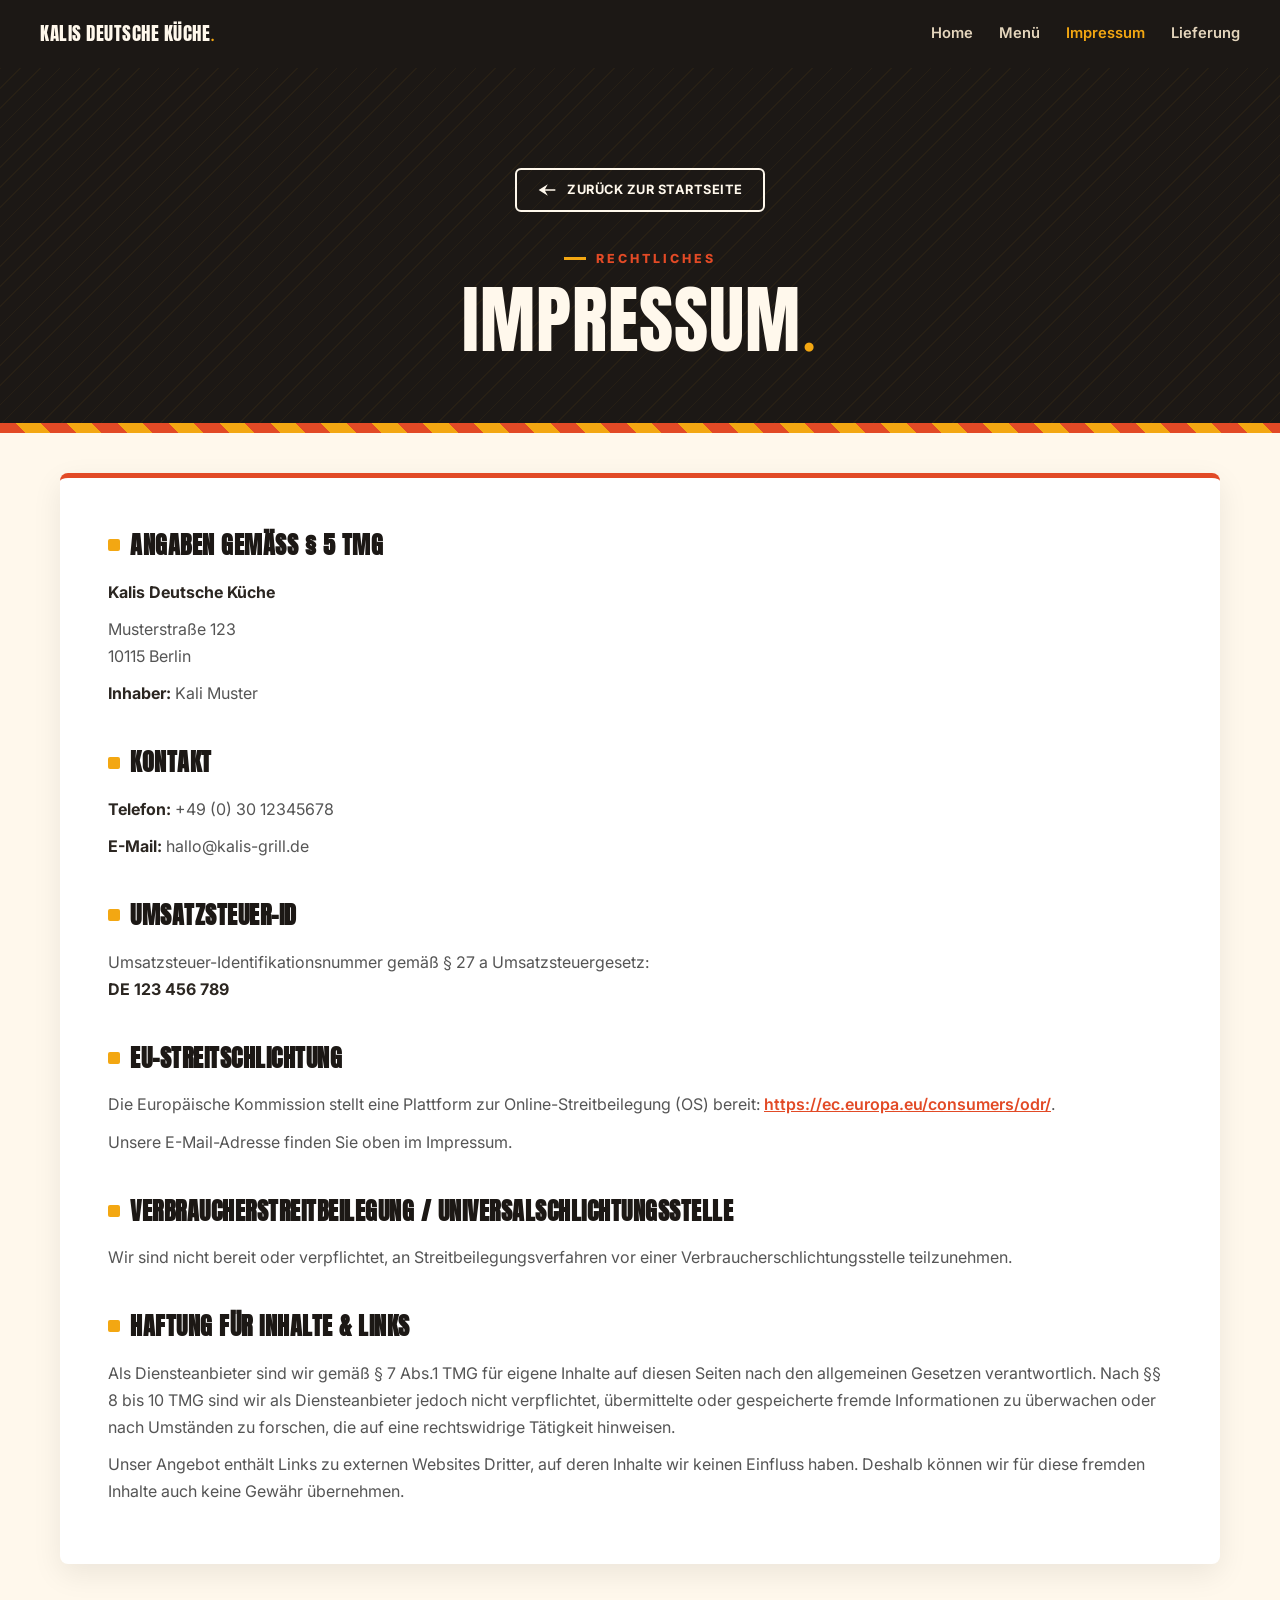
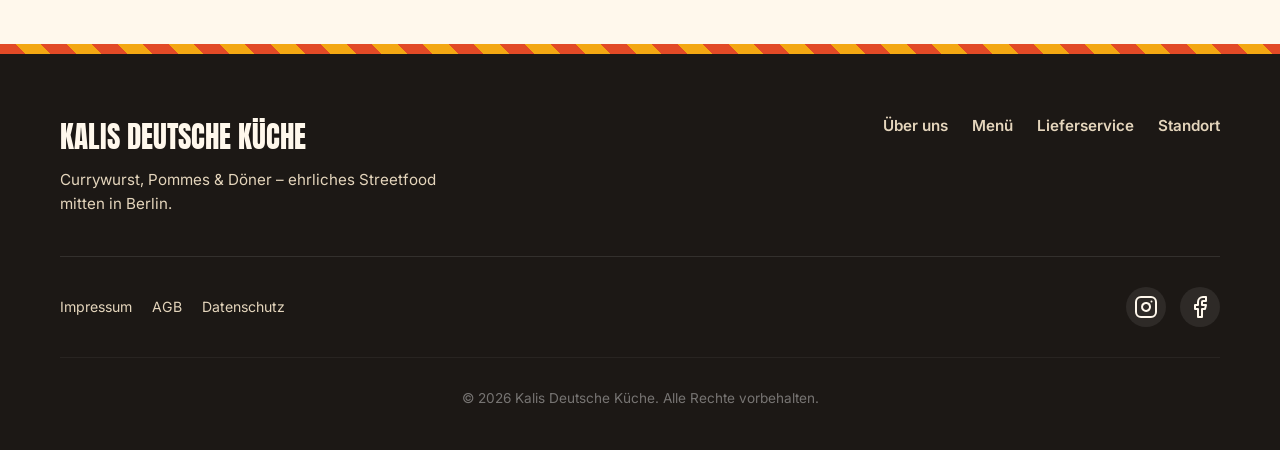
<file: previews/gastronomie/imbiss/template_1/impressum/index.html>
<!DOCTYPE html>
<html lang="de">
<head>
    <meta charset="UTF-8">
    <meta name="viewport" content="width=device-width, initial-scale=1.0">
    <title>Impressum – Kalis Deutsche Küche</title>
    <link rel="preconnect" href="https://fonts.googleapis.com">
    <link rel="preconnect" href="https://fonts.gstatic.com" crossorigin>
    <link href="https://fonts.googleapis.com/css2?family=Anton&family=Inter:wght@400;500;600;700;800&display=swap" rel="stylesheet">
    <link rel="stylesheet" href="styles.css">
</head>
<body>
    <nav class="site-nav">
        <div class="content-container">
            <a href="index.html" class="site-nav-brand">Kalis Deutsche Küche<span class="dot">.</span></a>
            <div class="site-nav-links">
                <a href="index.html#about">Home</a>
                <a href="speisekarte.html">Menü</a>
                <a href="index.html#lieferservice" aria-current="page">Impressum</a>
                <a href="index.html#location">Lieferung</a>
            </div>
        </div>
    </nav>
    <header class="legal-hero">
        <div class="content-container legal-hero-container">
            <div class="back-link-container">
                <a href="index.html" class="btn btn-ghost btn-back">
                    <span class="btn-icon">
                        <svg xmlns="http://www.w3.org/2000/svg" height="24px" viewBox="0 -960 960 960" width="24px" fill="currentColor">
                            <path d="M520-200 80-480l440-280-137 240h497v80H383l137 240Z"/>
                        </svg>
                    </span>
                    <span class="btn-label">
                        Zurück zur Startseite
                    </span>
                </a>
            </div>
            <span class="eyebrow eyebrow-legal">Rechtliches</span>
            <h1 class="main-headline">Impressum<span class="dot">.</span></h1>
        </div>
    </header>
    <main>
        <section class="location-section">
            <div class="content-container">
                <div class="legal-content">

                    <div class="legal-block">
                        <h2 class="legal-block-title">Angaben gemäß § 5 TMG</h2>
                        <div class="legal-text">
                            <p><strong>Kalis Deutsche Küche</strong></p>
                            <p>Musterstraße 123<br>10115 Berlin</p>
                            <p><strong>Inhaber:</strong> Kali Muster</p>
                        </div>
                    </div>

                    <div class="legal-block">
                        <h2 class="legal-block-title">Kontakt</h2>
                        <div class="legal-text">
                            <p><strong>Telefon:</strong> +49 (0) 30 12345678</p>
                            <p><strong>E-Mail:</strong> hallo@kalis-grill.de</p>
                        </div>
                    </div>

                    <div class="legal-block">
                        <h2 class="legal-block-title">Umsatzsteuer-ID</h2>
                        <div class="legal-text">
                            <p>Umsatzsteuer-Identifikationsnummer gemäß § 27 a Umsatzsteuergesetz:<br>
                            <strong>DE 123 456 789</strong></p>
                        </div>
                    </div>

                    <div class="legal-block">
                        <h2 class="legal-block-title">EU-Streitschlichtung</h2>
                        <div class="legal-text">
                            <p>Die Europäische Kommission stellt eine Plattform zur Online-Streitbeilegung (OS) bereit: <a href="https://ec.europa.eu/consumers/odr/" target="_blank" rel="noopener" class="legal-link">https://ec.europa.eu/consumers/odr/</a>.</p>
                            <p>Unsere E-Mail-Adresse finden Sie oben im Impressum.</p>
                        </div>
                    </div>

                    <div class="legal-block">
                        <h2 class="legal-block-title">Verbraucherstreitbeilegung / Universalschlichtungsstelle</h2>
                        <div class="legal-text">
                            <p>Wir sind nicht bereit oder verpflichtet, an Streitbeilegungsverfahren vor einer Verbraucherschlichtungsstelle teilzunehmen.</p>
                        </div>
                    </div>

                    <div class="legal-block">
                        <h2 class="legal-block-title">Haftung für Inhalte & Links</h2>
                        <div class="legal-text">
                            <p>Als Diensteanbieter sind wir gemäß § 7 Abs.1 TMG für eigene Inhalte auf diesen Seiten nach den allgemeinen Gesetzen verantwortlich. Nach §§ 8 bis 10 TMG sind wir als Diensteanbieter jedoch nicht verpflichtet, übermittelte oder gespeicherte fremde Informationen zu überwachen oder nach Umständen zu forschen, die auf eine rechtswidrige Tätigkeit hinweisen.</p>
                            <p>Unser Angebot enthält Links zu externen Websites Dritter, auf deren Inhalte wir keinen Einfluss haben. Deshalb können wir für diese fremden Inhalte auch keine Gewähr übernehmen.</p>
                        </div>
                    </div>

                </div>
            </div>
        </section>
    </main>

    <footer>
        <section class="footer-section">
            <div class="footer-container content-container">
                <div class="footer-top">
                    <div class="footer-brand">
                        <p class="footer-brand-name">Kalis Deutsche Küche</p>
                        <p class="footer-tagline">Currywurst, Pommes & Döner – ehrliches Streetfood mitten in Berlin.</p>
                    </div>
                    <nav class="footer-nav" aria-label="Footer-Navigation">
                        <a href="index.html#about">Über uns</a>
                        <a href="index.html#menu">Menü</a>
                        <a href="index.html#lieferservice">Lieferservice</a>
                        <a href="index.html#location">Standort</a>
                    </nav>
                </div>
                <div class="endlinks-container">
                    <div class="footer-legal-links">
                        <a href="impressum.html" class="footer-link">Impressum</a>
                        <a href="agb.html" class="footer-link">AGB</a>
                        <a href="datenschutz.html" class="footer-link">Datenschutz</a>
                    </div>
                    <div class="footer-social-links">
                        <a href="https://instagram.com" target="_blank" rel="noopener" class="social-icon" aria-label="Instagram">
                            <svg viewBox="0 0 24 24" width="24" height="24" stroke="currentColor" stroke-width="2" fill="none" stroke-linecap="round" stroke-linejoin="round"><rect x="2" y="2" width="20" height="20" rx="5" ry="5"></rect><path d="M16 11.37A4 4 0 1 1 12.63 8 4 4 0 0 1 16 11.37z"></path><line x1="17.5" y1="6.5" x2="17.51" y2="6.5"></line></svg>
                        </a>
                        <a href="https://facebook.com" target="_blank" rel="noopener" class="social-icon" aria-label="Facebook">
                            <svg viewBox="0 0 24 24" width="24" height="24" stroke="currentColor" stroke-width="2" fill="none" stroke-linecap="round" stroke-linejoin="round"><path d="M18 2h-3a5 5 0 0 0-5 5v3H7v4h3v8h4v-8h3l1-4h-4V7a1 1 0 0 1 1-1h3z"></path></svg>
                        </a>
                    </div>
                </div>
                <div class="footer-copyright">
                    <p>&copy; 2026 Kalis Deutsche Küche. Alle Rechte vorbehalten.</p>
                </div>
            </div>
        </section>
    </footer>

</body>
</html>
</file>
<file: styles.css>
/* ==========================================================================
   Website Übersicht – Dashboard Styles
   Konzept: Jede Karte ist im Kern eine Website – die Job-Liste zitiert
   deshalb dezent die Browser-Fenster-Optik (Ampel-Punkte oben links) als
   Signature-Element. Ruhige Statskarten, ein Akzent (Indigo), zwei klare
   Status-Farben (Amber = offen, Grün = erledigt).
   ========================================================================== */

@import url('https://fonts.googleapis.com/css2?family=Manrope:wght@600;700;800&family=Inter:wght@400;500;600&family=JetBrains+Mono:wght@400;500;600&display=swap');

/* ---------- 1. Variablendefinition ---------- */
:root {
    /* Farben */
    --bg: #F3F4F7;
    --surface: #FFFFFF;
    --surface-sunken: #EBEDF2;
    --ink: #171923;
    --ink-muted: #6B7280;
    --border: #E3E5EA;
    --border-strong: #C9CCD6;

    --accent: #4F46E5;
    --accent-hover: #4338CA;
    --accent-soft: #EEF0FF;

    --status-open-bg: #FEF3C7;
    --status-open-text: #B45309;
    --status-done-bg: #DCFCE7;
    --status-done-text: #15803D;

    --tab-restaurant: #DC6B4F;
    --tab-steuerberater: #4F46E5;
    --tab-anwalt: #4B5563;
    --tab-portfolio: #0EA5A4;
    --tab-default: var(--ink-muted);

    /* Typografie */
    --font-display: 'Manrope', sans-serif;
    --font-mono: 'JetBrains Mono', monospace;
    --font-body: 'Inter', sans-serif;

    /* Layout */
    --radius: 14px;
    --content-width: 1080px;
    --shadow-card: 0 1px 2px rgba(23, 25, 35, 0.04), 0 4px 12px rgba(23, 25, 35, 0.04);
}

/* ---------- 2. Reset ---------- */
*, *::before, *::after { box-sizing: border-box; }
html { -webkit-text-size-adjust: 100%; }

body {
    margin: 0;
    background: var(--bg);
    color: var(--ink);
    font-family: var(--font-body);
    font-size: 16px;
    line-height: 1.5;
    -webkit-font-smoothing: antialiased;
}

h1, h2, h3 { margin: 0; font-family: var(--font-display); color: var(--ink); }
p { margin: 0; }
a { color: inherit; text-decoration: none; }
button { font: inherit; color: inherit; background: none; border: none; cursor: pointer; padding: 0; }
svg { display: block; }

div svg {
    width: 100%;
    height: 100%;
}

/* Verlässlicher globaler Hebel: unabhängig davon, welche Klasse ein Element
   sonst trägt (z. B. .list-btn { display:inline-flex }), gewinnt [hidden]
   immer. */
[hidden] {
    display: none !important;
}

:focus-visible {
    outline: 2px solid var(--accent);
    outline-offset: 2px;
    border-radius: 4px;
}

@media (prefers-reduced-motion: reduce) {
    *, *::before, *::after {
        animation-duration: 0.001ms !important;
        transition-duration: 0.001ms !important;
    }
}

/* ---------- 3. Utility / Mehrfach verwendete Klassen ---------- */
.content-container,
.content-contaienr {
    width: 100%;
    max-width: var(--content-width);
    margin: 0 auto;
    padding: 0 24px;
}

.content-left {
    display: flex;
    align-items: center;
}

.content-rigth {
    display: flex;
    align-items: center;
    gap: 8px;
    position: relative;
}

.headline-subtext {
    color: var(--ink-muted);
    font-size: 14px;
}

.hidden {
    display: none !important;
}

.is-hidden {
    opacity: 0;
    position: absolute;
    user-select: none;
    pointer-events: none;
    z-index: -1;
}

.is-disabled {
    opacity: 0.4;
    cursor: not-allowed;
    pointer-events: none;
}

/* ---------- 4. Layout & Struktur ---------- */
main {
    display: flex;
    flex-direction: column;
    gap: 48px;
    padding-bottom: 64px;
}

section { width: 100%; }

/* ---------- 5. Header ---------- */
header {
    border-bottom: 1px solid var(--border);
    background: var(--surface);
}

.wb-main-headline-container {
    padding: 36px 0;
}

.main-headline {
    font-size: clamp(26px, 3.6vw, 34px);
    font-weight: 800;
    letter-spacing: -0.02em;
}

.main-headline-sub-text {
    margin-top: 6px;
    color: var(--ink-muted);
    font-size: 15px;
}

/* ---------- 6. Sektions-Überschriften ---------- */
.content-headline-container {
    display: flex;
    justify-content: space-between;
    align-items: flex-end;
    gap: 16px;
    margin-bottom: 16px;
}

.content-headline {
    font-size: 19px;
    font-weight: 700;
    letter-spacing: -0.01em;
}

/* ---------- 7. Bearbeiten-Leiste (Edit-Modus) ----------
   Schwebende Pill unten mittig. Save ist die primäre Aktion (gefüllt,
   Akzentfarbe), Close die sekundäre (ruhig, outline) – klare Hierarchie
   statt zweier gleichwertig aussehender Buttons. */
.edit-btn-list {
    position: fixed;
    left: 50%;
    bottom: 24px;
    transform: translateX(-50%) translateY(6px);
    display: flex;
    align-items: center;
    gap: 8px;
    padding: 8px;
    background: var(--surface);
    border: 1px solid var(--border);
    border-radius: 999px;
    box-shadow: 0 12px 32px rgba(23, 25, 35, 0.16), 0 2px 8px rgba(23, 25, 35, 0.08);
    z-index: 999;
    opacity: 0;
    pointer-events: none;
    transition: opacity 0.18s ease, transform 0.18s ease;
}

.edit-btn-list:has(.edit-btn:not([hidden])) {
    opacity: 1;
    pointer-events: auto;
    transform: translateX(-50%) translateY(0);
}

.edit-btn,
.list-btn {
    width: 36px;
    height: 36px;
    display: inline-flex;
    align-items: center;
    justify-content: center;
    border: 1px solid var(--border);
    border-radius: 8px;
    background: var(--surface);
    color: var(--ink-muted);
    transition: border-color 0.15s ease, color 0.15s ease, background 0.15s ease, transform 0.1s ease;
}

.edit-btn-list .edit-btn {
    width: 40px;
    height: 40px;
    border-radius: 999px;
}

.list-btn:hover,
.edit-btn:hover {
    border-color: var(--border-strong);
    color: var(--ink);
    background: var(--surface-sunken);
}

.save-btn {
    background: rgb(152, 152, 255);
    color: #FFFFFF;
}

.save-btn:hover {
    background: rgb(116, 116, 255);
    color: #FFFFFF;
}

.close-btn {
    color: var(--ink-muted);
}

.close-btn:hover {
    background: var(--surface-sunken);
    border-color: var(--border-strong);
    color: var(--ink);
}

.list-btn svg,
.edit-btn svg { width: 18px; height: 18px; }

/* ---------- 8. Überblick / Statskarten ----------
   Ruhig gehalten, damit das Signature-Element der Job-Liste (Abschnitt 10)
   die einzige auffällige Geste auf der Seite bleibt. */
.stats-card-headline {
    display: flex;
    flex-direction: column;
    gap: 0;
}

.card-list {
    display: grid;
    grid-template-columns: repeat(3, 1fr);
    gap: 12px;
}

.stast-card {
    background: var(--surface);
    border: 1px solid var(--border);
    border-radius: var(--radius);
    box-shadow: var(--shadow-card);
    padding: 18px;
    display: flex;
    align-items: center;
    gap: 14px;
}

.stats-card-header {
    display: flex;
    align-items: center;
    gap: 10px;
    flex: 1;
    min-width: 0;
}

.stats-card-header svg {
    width: 20px;
    height: 20px;
    color: var(--accent);
    flex-shrink: 0;
    padding: 10px;
    box-sizing: content-box;
    background: var(--accent-soft);
    border-radius: 10px;
}

.stast-card-headline {
    font-family: var(--font-mono);
    font-size: 11px;
    font-weight: 500;
    text-transform: uppercase;
    letter-spacing: 0.05em;
    color: var(--ink-muted);
    white-space: nowrap;
    overflow: hidden;
    text-overflow: ellipsis;
}

.stats-card-main {
    font-family: var(--font-display);
    font-size: 30px;
    font-weight: 800;
    letter-spacing: -0.02em;
    color: var(--ink);
    font-variant-numeric: tabular-nums;
    flex-shrink: 0;
    padding-right: 20px;
}

/* Statuskarten-Akzente per Reihenfolge. .stast-card liegt direkt in
   .card-list (keine weiteren Geschwister davor): (2) = Offene Aufträge,
   (3) = Abgeschlossene Aufträge. */
.stast-card:nth-of-type(2) .stats-card-main,
.stast-card:nth-of-type(2) .stats-card-header svg {
    color: var(--status-open-text);
}
.stast-card:nth-of-type(2) .stats-card-header svg {
    background: var(--status-open-bg);
}

.stast-card:nth-of-type(3) .stats-card-main,
.stast-card:nth-of-type(3) .stats-card-header svg {
    color: var(--status-done-text);
}
.stast-card:nth-of-type(3) .stats-card-header svg {
    background: var(--status-done-bg);
}

/* ---------- 9. Filter & Buttons ---------- */
.filter-btn-contaienr { position: relative; }

.filter-dropdown {
    position: absolute;
    top: calc(100% + 8px);
    right: 0;
    min-width: 168px;
    background: var(--surface);
    border: 1px solid var(--border);
    border-radius: 10px;
    box-shadow: 0 8px 24px rgba(23, 25, 35, 0.1);
    padding: 6px;
    display: none;
    flex-direction: column;
    gap: 2px;
    z-index: 20;
}

.filter-btn-contaienr.is-open .filter-dropdown { display: flex; }

.dropdown-item {
    padding: 9px 10px;
    border-radius: 6px;
    font-size: 14px;
    color: var(--ink);
    cursor: pointer;
    transition: background 0.15s ease;
}

.dropdown-item:hover,
.dropdown-item:focus-visible {
    background: var(--surface-sunken);
}

.dropdown-item.is-active {
    color: var(--accent);
    font-weight: 600;
}

/* Change: Svg statt icon einbauen  */

.dropdown-item.is-active::before {
    content: "✓ ";
}

.is-empty {
    display: flex;
    justify-content: center;
    align-items: center;
    height: 200px;
    font-weight: 800;
}

/* ---------- 10. Aufträge / Job-Liste ----------
   Signature-Element: jede Karte zitiert eine Browser-Fensterleiste (die
   drei Punkte oben links) – naheliegend, weil jede Karte tatsächlich eine
   Website repräsentiert. */
.job-list {
    display: flex;
    flex-direction: column;
    gap: 10px;
}

.preview-overlay {
    position: fixed;
    inset: 0;
    z-index: 1000;
    display: flex;
    align-items: center;
    justify-content: center;
    padding: 20px;
    overflow: hidden;
}

.preview-overlay.hidden {
    display: none;
}

.preview-overlay-content {
    position: relative;
    width: 100%;
    height: 100%;
    max-width: 1400px;
    background: var(--surface);
    border-radius: 20px;
    overflow: hidden;
    display: flex;
    flex-direction: column;
    box-shadow: 0 32px 80px rgba(15, 23, 42, 0.2);
}

.preview-overlay-toolbar {
    display: flex;
    align-items: center;
    justify-content: space-between;
    gap: 16px;
    padding: 18px 22px;
    border-bottom: 1px solid var(--border);
    background: var(--surface);
}

.preview-overlay-actions {
    display: flex;
    align-items: center;
    gap: 10px;
}

.open-tab-btn,
.close-preview-btn {
    padding: 12px 16px;
    border-radius: 12px;
    border: 1px solid var(--border);
    background: var(--surface);
    color: var(--ink);
    font-weight: 600;
    cursor: pointer;
    transition: background 0.15s ease, border-color 0.15s ease, color 0.15s ease;
}

.job-list-item-description {
    margin: 8px 0 0;
    color: var(--ink-muted);
    font-size: 13px;
    line-height: 1.4;
    max-width: 85%;
}

.open-tab-btn:hover,
.close-preview-btn:hover {
    border-color: var(--border-strong);
    background: var(--surface-sunken);
}

.open-tab-btn:disabled {
    opacity: 0.5;
    cursor: not-allowed;
}

#previewIframe {
    width: 100%;
    flex: 1;
    border: none;
    background: var(--surface);
}

.preview-open header,
.preview-open main,
.preview-open footer {
    display: none;
}

.job-list-item {
    position: relative;
    background: var(--surface);
    border: 1px solid var(--border);
    border-left: 4px solid var(--tab-color, var(--tab-default));
    border-radius: 10px;
    box-shadow: var(--shadow-card);
    padding-top: 24px;
    transition: transform 0.15s ease, box-shadow 0.15s ease, background-color 0.15s ease;
}

.job-list-item:hover {
    transform: translateY(-1px);
    background-color: var(--surface-sunken);
    box-shadow: 0 2px 4px rgba(23, 25, 35, 0.06), 0 10px 22px rgba(23, 25, 35, 0.07);
}

.job-list-item a {
    display: flex;
    align-items: center;
    justify-content: space-between;
    gap: 16px;
    padding: 0 20px 16px;
}

.job-list-item-headline-contaienr {
    display: flex;
    flex-direction: column;
    gap: 4px;
}

.job-list-item-headline {
    font-size: 16px;
    font-weight: 700;
    letter-spacing: -0.01em;
}

#jobDate,
.job-list-item-headline-contaienr .headline-subtext {
    font-family: var(--font-mono);
    font-size: 12px;
    letter-spacing: 0.01em;
}

.job-card-controls {
    display: flex;
    align-items: center;
    justify-content: space-between;
    gap: 12px;
    padding: 0 20px 16px;
    border-top: 1px solid var(--border);
    padding-top: 12px;
    margin: 0 20px 16px;
    padding-left: 0;
    padding-right: 0;
}

.job-card-checkbox {
    display: none;
    align-items: center;
    gap: 8px;
    font-family: var(--font-mono);
    color: var(--ink-muted);
    font-size: 13px;
    cursor: pointer;
}

.job-card-checkbox input {
    width: 18px;
    height: 18px;
    accent-color: var(--accent);
    cursor: pointer;
}

.job-list.edit-mode .job-card-checkbox {
    display: inline-flex;
}

.job-status {
    display: inline-flex;
    align-items: center;
    gap: 6px;
    padding: 4px 10px;
    font-family: var(--font-mono);
    font-size: 11px;
    font-weight: 600;
    border-radius: 999px;
    text-transform: uppercase;
    letter-spacing: 0.04em;
}

.job-status::before {
    content: '';
    display: inline-block;
    width: 6px;
    height: 6px;
    border-radius: 50%;
}

.job-status:empty {
    display: none;
}

.job-status[data-status="offen"] {
    background: var(--status-open-bg);
    color: var(--status-open-text);
}

.job-status[data-status="offen"]::before {
    background: var(--status-open-text);
}

.job-status[data-status="bearbeitet"] {
    background: var(--status-done-bg);
    color: var(--status-done-text);
}

.job-status[data-status="bearbeitet"]::before {
    background: var(--status-done-text);
}

.job-list-item.is-filtered-out { display: none; }

/* ---------- 11. Footer ---------- */
footer {
    border-top: 1px solid var(--border);
    padding: 24px 0;
}

.footer-content {
    display: flex;
    align-items: center;
    justify-content: space-between;
    gap: 16px;
    max-width: var(--content-width);
    margin: 0 auto;
    padding: 0 24px;
}

.footer-contet-text {
    font-size: 14px;
    font-weight: 500;
    color: var(--ink-muted);
}

.footer-content .content-rigth a {
    font-size: 14px;
    color: var(--ink-muted);
    border-bottom: 1px solid var(--border-strong);
    padding-bottom: 1px;
    transition: color 0.15s ease, border-color 0.15s ease;
}

.footer-content .content-rigth a:hover {
    color: var(--accent);
    border-color: var(--accent);
}

/* ---------- 12. Einlade-Animation (dezent) ---------- */
.stast-card,
.job-list-item {
    animation: fade-up 0.4s ease both;
}

.stast-card:nth-of-type(2) { animation-delay: 0.05s; }
.stast-card:nth-of-type(3) { animation-delay: 0.1s; }
.job-list .job-list-item:nth-child(1) { animation-delay: 0.05s; }
.job-list .job-list-item:nth-child(2) { animation-delay: 0.1s; }
.job-list .job-list-item:nth-child(3) { animation-delay: 0.15s; }
.job-list .job-list-item:nth-child(4) { animation-delay: 0.2s; }

@keyframes fade-up {
    from { opacity: 0; transform: translateY(6px); }
    to { opacity: 1; transform: translateY(0); }
}

/* ---------- 13. Responsive ---------- */
@media (max-width: 860px) {
    .card-list {
        grid-template-columns: 1fr;
    }
}

@media (max-width: 560px) {
    .wb-main-headline-container { padding: 28px 0; }
    .content-headline-container { flex-wrap: wrap; }
    .job-list-item a { padding: 0 16px 14px; }
    .job-card-controls { margin: 0 16px 14px; }
    .footer-content { flex-direction: column; align-items: flex-start; gap: 8px; }
    .edit-btn-list { bottom: 12px; }
}
</file>
<file: previews/portfolio/template_1/assets/styles/styles.css>
/* --- GENERAL STYLES & VARIABLES --- */
:root {
    --info-text: rgb(170, 170, 170);
    --acent: rgb(124, 124, 255);
}

* {
    margin: 0;
    padding: 0;
    box-sizing: border-box;
    font-family: system-ui, -apple-system, BlinkMacSystemFont, 'Segoe UI', Roboto, Oxygen, Ubuntu, Cantarell, 'Open Sans', 'Helvetica Neue', sans-serif;
}

html, body {
    overflow: hidden !important;
}

/* --- LAYOUT & BACKGROUND --- */
body {
    margin: 0;
    padding: 30px;
    height: 100vh;
    display: flex;
    justify-content: center;
    align-items: center;
    background-color: #050a0f; 
    position: relative;
    z-index: 0;
}

body::before {
    content: "";
    position: absolute;
    width: 800px;
    height: 800px;
    background: radial-gradient(circle, #1a2a3a 0%, #0a1520 45%, transparent 70%);
    filter: blur(60px);
    will-change: transform;
    transform: translate(var(--orb-x, -25%), var(--orb-y, -20%)) scale(var(--orb-scale, 1));
    transition: transform 8s ease-in-out;
    z-index: -1;
    opacity: 0.7;
}

main {
    display: flex;
    flex-direction: column;
    gap: 30px;
    text-align: center;
    position: relative;
    z-index: 5;
}

footer {
    position: absolute;
    bottom: 0;
    left: 0;
    width: 100%;
    height: 80px;
    display: flex;
    justify-content: center;
    align-items: center;
    background-color: rgba(10, 21, 32, 0.4);
    backdrop-filter: blur(15px);
    z-index: 10;
    border-top: 1px solid rgba(255, 255, 255, 0.05);
}

/* --- NAVIGATION & LINKS --- */
a {
    color: var(--info-text);
    text-decoration: none;
    font-size: 17px;
    font-weight: 500;
    transition: color .3s;
}

a:hover {
    color: var(--acent);
}

.navbar-top {
    position: absolute;
    top: 20px;
    left: 20px;
    z-index: 10;
}

/* --- REUSABLE CLASSES --- */
.fade {
    opacity: 0;
    transform: translateY(30px);
    transition: 0.8s ease-out;
}

.fade.visible {
    opacity: 1;
    transform: translateY(0);
}

.main-headline {
    color: white;
    font-size: clamp(3rem, 12vw, 5rem);
}

.grey-text {
    color: var(--info-text);
}

.icon-text {
    display: flex;
    justify-content: center;
    align-items: center;
    padding-right: 5px;
    gap: 5px;
}

/* --- COMPONENTS --- */
.word-slider {
    display: flex;
    justify-content: center;
    align-items: center;
    min-height: 60px;
}

.word-slider-item {
    display: none;
    font-size: 23px;
    padding: 20px;
    opacity: 0;
}

.word-slider-item.active {
    display: block;
    opacity: 1;
    animation: fadeIn 0.5s ease forwards;
}

.skill-list {
    display: flex;
    justify-content: center;
    flex-wrap: wrap;
    gap: 10px;
    max-width: 700px;
    padding-bottom: 10px;
}

.skill-item {
    display: flex;
    flex-direction: row;
    align-items: center;
    background-color: #0a1520;
    padding: 10px 15px;
    border-radius: 10px;
    cursor: pointer;
    color: white;
    border: 1px solid rgba(255, 255, 255, 0.05);
    transition: background-color .2s, transform .2s, opacity .4s ease;
}

.skill-item:hover {
    background-color: var(--acent);
}

/* Vertikale Zentrierungskorrektur für Icons und Text innerhalb der Skills */
.skill-item i {
    display: flex;
    align-items: center;
    line-height: 1;
    transform: translateY(1px); /* Schiebt das Icon für die perfekte optische Mitte 1px nach unten */
}

.skill-item span {
    display: flex;
    align-items: center;
    line-height: 1;
}

.skill-item.hidden {
    display: none;
}

.skill-item.hidden.show {
    display: flex;
}

#showMoreBtn {
    background-color: rgb(81, 81, 165);
    order: 99;
}

#showMoreBtn:hover {
    background-color: var(--acent);
}

/* --- ANIMATIONS --- */
.animate-flicker {
    animation: fadeIn 0.5s ease forwards;
}

@keyframes fadeIn {
    from { opacity: 0; transform: translateY(10px); }
    to { opacity: 1; transform: translateY(0); }
}

.end-link-list {
    display: flex;
    justify-content: space-between;
    width: 300px;
    max-width: 80%;
    white-space: nowrap;
}
</file>
<file: previews/portfolio/template_2/styles/styles.css>
:root {
    /* ---- Farbpalette: Neutrals ---- */
    --color-bg: #FAFAF9;
    --color-surface: #F2F1EE;
    --color-ink: #17171A;
    --color-ink-soft: #55555C;
    --color-line: #DDDBD5;

    /* ---- Farbpalette: Entwicklung (blau) ---- */
    --color-dev: #2E3EFF;
    --color-dev-dark: #1F2BC7;
    --color-dev-soft: #EDEEFF;

    /* ---- Farbpalette: Kundenbetreuung (terracotta) ---- */
    --color-care: #B65C34;
    --color-care-dark: #954825;
    --color-care-soft: #FBEEE6;

    /* ---- Typografie ---- */
    --font-display: 'Space Grotesk', sans-serif;
    --font-body: 'Inter', system-ui, sans-serif;
    --font-mono: 'JetBrains Mono', ui-monospace, monospace;

    /* ---- Layout ---- */
    --radius-sm: 2px;
    --radius-md: 6px;
    --content-max-width: 1160px;
    --section-padding-y: 96px;
    --section-padding-y-mobile: 64px;
}

*,
*::before,
*::after {
    box-sizing: border-box;
    margin: 0;
    padding: 0;
}

html {
    scroll-behavior: smooth;
}

body {
    background: var(--color-bg);
    color: var(--color-ink);
    font-family: var(--font-body);
    -webkit-font-smoothing: antialiased;
    line-height: 1.5;
    overflow-x: hidden;
}

.mono {
    font-family: var(--font-mono);
}

h1, h2, h3 {
    font-family: var(--font-display);
    font-weight: 600;
    letter-spacing: -0.02em;
    line-height: 1.05;
}

a {
    color: inherit;
}

img {
    max-width: 100%;
    display: block;
}

/* ---------- GENERISCHE LAYOUT-KLASSEN ---------- */
.content-container {
    max-width: var(--content-max-width);
    margin: 0 auto;
    padding: 0 32px;
}

@media (max-width: 640px) {
    .content-container {
        padding: 0 20px;
    }
}

.section-header {
    margin-bottom: 56px;
}

.content-headline-container .eyebrow {
    font-family: var(--font-mono);
    font-size: 0.78rem;
    color: var(--color-ink-soft);
    display: block;
    margin-bottom: 16px;
}

.content-headline {
    font-size: clamp(1.8rem, 3.4vw, 2.6rem);
    max-width: 640px;
}

.text-center {
    text-align: center;
}

.text-center.content-headline,
.text-center .eyebrow {
    margin-left: auto;
    margin-right: auto;
}

.content-text-container .content-text {
    color: var(--color-ink-soft);
}

.tag {
    font-family: var(--font-mono);
    font-size: 0.78rem;
    display: inline-block;
    padding: 5px 10px;
    border-radius: 100px;
    color: #fff;
}

.btn {
    display: inline-flex;
    align-items: center;
    gap: 8px;
    padding: 14px 22px;
    font-size: 0.9rem;
    font-weight: 500;
    border-radius: var(--radius-sm);
    text-decoration: none;
    border: 1px solid transparent;
    transition: transform .15s ease, border-color .15s ease;
}

.btn:focus-visible {
    outline: 2px solid var(--color-dev);
    outline-offset: 3px;
}

.btn-primary {
    background: var(--color-ink);
    color: var(--color-bg);
}

.btn-primary:hover {
    transform: translateY(-2px);
}

.btn-ghost {
    border-color: var(--color-line);
    color: var(--color-ink);
}

.btn-ghost:hover {
    border-color: var(--color-ink);
}

/* ---------- SITE HEADER / NAV ---------- */
.site-header {
    position: sticky;
    top: 0;
    z-index: 50;
    background: rgba(250, 250, 249, 0.85);
    backdrop-filter: blur(8px);
    border-bottom: 1px solid var(--color-line);
}

.nav-container {
    display: flex;
    align-items: center;
    justify-content: space-between;
    padding: 20px 32px;
    position: relative;
}

@media (max-width: 640px) {
    .nav-container {
        padding: 18px 20px;
    }
}

.logo {
    font-size: 1rem;
    font-family: var(--font-mono);
    font-weight: 500;
}

.logo span {
    color: var(--color-ink-soft);
}

.nav-list {
    list-style: none;
    display: flex;
    gap: 32px;
}

.nav-list a {
    text-decoration: none;
    font-size: 0.9rem;
    color: var(--color-ink-soft);
    transition: color .2s ease;
}

.nav-list a:hover {
    color: var(--color-ink);
}

.nav-list a:focus-visible,
.nav-toggle:focus-visible {
    outline: 2px solid var(--color-dev);
    outline-offset: 4px;
}

.nav-toggle {
    display: none;
    background: none;
    border: 1px solid var(--color-line);
    border-radius: var(--radius-sm);
    width: 40px;
    height: 40px;
    align-items: center;
    justify-content: center;
    cursor: pointer;
}

.nav-toggle svg {
    width: 18px;
    height: 18px;
}

@media (max-width: 720px) {
    .nav-list {
        position: absolute;
        top: 100%;
        left: 0;
        right: 0;
        flex-direction: column;
        gap: 0;
        background: var(--color-bg);
        border-bottom: 1px solid var(--color-line);
        max-height: 0;
        overflow: hidden;
        transition: max-height .25s ease;
    }

    .main-nav[data-open="true"] .nav-list {
        max-height: 320px;
    }

    .nav-list li {
        border-top: 1px solid var(--color-line);
    }

    .nav-list a {
        display: block;
        padding: 16px 20px;
    }

    .nav-toggle {
        display: flex;
    }
}

/* ---------- HERO ---------- */
.hero-section {
    display: flex;
    flex-direction: column;
    justify-content: center;
    height: 100vh;
    border-bottom: 1px solid var(--color-line);
}

@media (max-width: 640px) {
    .hero-section {
        padding: 56px 0 48px;
    }
}

.hero-eyebrow-container {
    font-family: var(--font-mono);
    font-size: 0.8rem;
    color: var(--color-ink-soft);
    display: flex;
    align-items: center;
    gap: 10px;
    margin-bottom: 28px;
}

.hero-eyebrow-container .dot {
    width: 6px;
    height: 6px;
    border-radius: 50%;
    background: var(--color-dev);
    animation: pulse 2.4s ease-in-out infinite;
    flex-shrink: 0;
}

@keyframes pulse {
    0%, 100% { opacity: 1; }
    50% { opacity: 0.3; }
}

.main-headline {
    font-size: clamp(2.2rem, 6vw, 4.6rem);
    max-width: 920px;
}

.main-headline .accent-dev {
    color: var(--color-dev);
}

.main-headline .accent-care {
    color: var(--color-care);
}

.hero-text-container {
    margin-top: 28px;
    max-width: 520px;
}

.hero-text-container .content-text {
    font-size: 1.1rem;
}

.hero-btn-container {
    margin-top: 40px;
    display: flex;
    gap: 16px;
    flex-wrap: wrap;
}

/* ---------- TEAM ---------- */
.team-section {
    border-bottom: 1px solid var(--color-line);
}

.team-container {
    padding: 0;
    max-width: none;
}

.team-grid {
    display: grid;
    grid-template-columns: 1fr 1fr;
}

@media (max-width: 780px) {
    .team-grid {
        grid-template-columns: 1fr;
    }
}

.team-member {
    padding: 56px calc((100vw - var(--content-max-width)) / 2 + 48px);
    position: relative;
    min-width: 0;
}

@media (max-width: 1224px) {
    .team-member {
        padding: 56px 48px;
    }
}

@media (max-width: 640px) {
    .team-member {
        padding: 40px 24px;
    }
}

.team-member + .team-member {
    border-left: 1px solid var(--color-line);
}

@media (max-width: 780px) {
    .team-member + .team-member {
        border-left: none;
        border-top: 1px solid var(--color-line);
    }
}

.team-member-dev {
    background: var(--color-dev-soft);
}

.team-member-care {
    background: var(--color-care-soft);
}

.member-tag-container {
    margin-bottom: 24px;
}

.team-member-dev .member-tag {
    background: var(--color-dev);
}

.team-member-care .member-tag {
    background: var(--color-care);
}

.member-avatar {
    width: 64px;
    height: 64px;
    border-radius: 50%;
    background: var(--color-ink);
    color: var(--color-bg);
    display: flex;
    align-items: center;
    justify-content: center;
    font-family: var(--font-display);
    font-weight: 600;
    font-size: 1.2rem;
    margin-bottom: 24px;
}

.member-name {
    font-size: 1.7rem;
    margin-bottom: 6px;
}

.member-role {
    color: var(--color-ink-soft);
    font-size: 0.95rem;
    margin-bottom: 20px;
}

.member-text-container {
    max-width: 420px;
    margin-bottom: 28px;
}

.member-taglist {
    list-style: none;
    display: flex;
    flex-wrap: wrap;
    gap: 8px;
}

.member-taglist li {
    font-family: var(--font-mono);
    font-size: 0.76rem;
    padding: 6px 10px;
    background: rgba(255, 255, 255, 0.6);
    border: 1px solid rgba(0, 0, 0, 0.06);
    border-radius: var(--radius-sm);
    color: var(--color-ink);
}

/* ---------- SERVICES ---------- */
.services-section {
    padding: var(--section-padding-y) 0;
    border-bottom: 1px solid var(--color-line);
}

@media (max-width: 640px) {
    .services-section {
        padding: var(--section-padding-y-mobile) 0;
    }
}

.services-grid {
    display: grid;
    grid-template-columns: repeat(2, 1fr);
    gap: 1px;
    background: var(--color-line);
    border: 1px solid var(--color-line);
}

@media (max-width: 640px) {
    .services-grid {
        grid-template-columns: 1fr;
    }
}

.service-card {
    background: var(--color-bg);
    padding: 36px;
}

.service-number {
    color: var(--color-ink-soft);
    font-size: 0.8rem;
    margin-bottom: 16px;
}

.service-headline {
    font-size: 1.15rem;
    margin-bottom: 10px;
}

.service-desc {
    color: var(--color-ink-soft);
    font-size: 0.95rem;
}

/* ---------- PROCESS ---------- */
.process-section {
    padding: var(--section-padding-y) 0;
    border-bottom: 1px solid var(--color-line);
}

@media (max-width: 640px) {
    .process-section {
        padding: var(--section-padding-y-mobile) 0;
    }
}

.process-row {
    display: flex;
    border-top: 1px solid var(--color-line);
}

.process-row:last-child {
    border-bottom: 1px solid var(--color-line);
}

.process-who {
    width: 180px;
    flex-shrink: 0;
    padding: 28px 0;
    font-size: 0.78rem;
    color: var(--color-ink-soft);
}

.process-who.who-dev {
    color: var(--color-dev);
}

.process-who.who-care {
    color: var(--color-care);
}

.process-what {
    padding: 28px 0;
    flex: 1;
    min-width: 0;
}

.process-what-headline {
    font-size: 1.05rem;
    margin-bottom: 4px;
}

.process-what-desc {
    color: var(--color-ink-soft);
    font-size: 0.92rem;
    max-width: 520px;
}

@media (max-width: 640px) {
    .process-row {
        flex-direction: column;
    }

    .process-who {
        padding-bottom: 6px;
    }
}

/* ---------- WORK ---------- */
.work-section {
    padding: var(--section-padding-y) 0;
    border-bottom: 1px solid var(--color-line);
}

@media (max-width: 640px) {
    .work-section {
        padding: var(--section-padding-y-mobile) 0;
    }
}

.work-grid {
    display: grid;
    grid-template-columns: repeat(3, 1fr);
    gap: 24px;
}

@media (max-width: 900px) {
    .work-grid {
        grid-template-columns: repeat(2, 1fr);
    }
}

@media (max-width: 600px) {
    .work-grid {
        grid-template-columns: 1fr;
    }
}

.work-card {
    border: 1px solid var(--color-line);
    overflow: hidden;
    background: var(--color-surface);
}

.work-img-wrapper {
    aspect-ratio: 4/3;
}

.work-thumb {
    width: 100%;
    height: 100%;
    background:
        repeating-linear-gradient(135deg, transparent, transparent 10px, rgba(0, 0, 0, 0.03) 10px, rgba(0, 0, 0, 0.03) 11px),
        var(--color-surface);
    display: flex;
    align-items: center;
    justify-content: center;
    color: var(--color-ink-soft);
    font-family: var(--font-mono);
    font-size: 0.78rem;
}

.work-card-headline {
    font-size: 1.05rem;
    margin: 20px 20px 6px;
}

.work-card-desc {
    color: var(--color-ink-soft);
    font-size: 0.88rem;
    margin: 0 20px 20px;
}

/* ---------- CONTACT ---------- */
.contact-section {
    padding: var(--section-padding-y) 0 120px;
}

@media (max-width: 640px) {
    .contact-section {
        padding: var(--section-padding-y-mobile) 0 80px;
    }
}

.contact-headline-container .content-headline {
    font-size: clamp(2rem, 5vw, 3.2rem);
    max-width: 680px;
}

.contact-grid {
    display: grid;
    grid-template-columns: 1fr 1fr;
    gap: 40px;
}

@media (max-width: 700px) {
    .contact-grid {
        grid-template-columns: 1fr;
    }
}

.contact-card {
    border: 1px solid var(--color-line);
    padding: 32px;
    min-width: 0;
}

.contact-tag {
    margin-bottom: 18px;
}

.contact-tag.tag-care {
    background: var(--color-care);
}

.contact-tag.tag-dev {
    background: var(--color-dev);
}

.contact-card-headline {
    font-size: 1.2rem;
    margin-bottom: 6px;
}

.contact-text-container {
    margin-bottom: 12px;
}

.contact-mail {
    font-family: var(--font-mono);
    font-size: 0.95rem;
    display: inline-block;
    padding-bottom: 2px;
    border-bottom: 1px solid var(--color-ink);
    word-break: break-all;
}

/* ---------- FOOTER ---------- */
.footer-section {
    border-top: 1px solid var(--color-line);
}

.footer-top {
    display: flex;
    justify-content: space-between;
    align-items: flex-start;
    flex-wrap: wrap;
    gap: 24px;
    padding: 48px 0 32px;
}

.footer-brand-name {
    font-family: var(--font-mono);
    font-size: 0.95rem;
    margin-bottom: 6px;
}

.footer-tagline {
    color: var(--color-ink-soft);
    font-size: 0.88rem;
    max-width: 320px;
}

.footer-nav {
    display: flex;
    gap: 24px;
    flex-wrap: wrap;
}

.footer-nav a {
    text-decoration: none;
    font-size: 0.88rem;
    color: var(--color-ink-soft);
    transition: color .2s ease;
}

.footer-nav a:hover {
    color: var(--color-ink);
}

.footer-copyright {
    padding: 24px 0 32px;
    border-top: 1px solid var(--color-line);
    font-family: var(--font-mono);
    font-size: 0.78rem;
    color: var(--color-ink-soft);
}

/* ---------- REVEAL ON SCROLL ---------- */
.reveal {
    opacity: 0;
    transform: translateY(16px);
    transition: opacity .6s ease, transform .6s ease;
}

.reveal.in {
    opacity: 1;
    transform: translateY(0);
}

@media (prefers-reduced-motion: reduce) {
    html {
        scroll-behavior: auto;
    }

    .reveal {
        opacity: 1;
        transform: none;
        transition: none;
    }

    .hero-eyebrow-container .dot {
        animation: none;
    }

    .btn-primary:hover {
        transform: none;
    }
}
</file>
<file: previews/gastronomie/imbiss/template_1/agb/styles.css>
:root {
    /* Farbpalette – Berliner Imbiss */
    --primary-color: #E24A26;   /* Currywurst-Rot */
    --primary-dark: #A83318;
    --mustard: #F3A712;         /* Curry-Gelb */
    --mustard-dark: #C8860A;
    --dark-bg: #1C1815;         /* Asphalt-Schwarz */
    --light-bg: #FFF8EC;        /* Pommes-Tüten-Creme */
    --cream: #FBE9CE;
    --text-light: #FFF8EC;
    --text-dark: #2B2621;
    --text-muted: #E4D5BC;
    --line-color: #ecd9b8;

    /* Layout-Variablen */
    --font-main: 'Inter', system-ui, -apple-system, BlinkMacSystemFont, 'Segoe UI', Roboto, sans-serif;
    --font-display: 'Anton', 'Arial Narrow', Impact, sans-serif;
    --transition: all 0.25s cubic-bezier(0.25, 0.8, 0.25, 1);
    --stripe-band: repeating-linear-gradient(
        45deg,
        var(--primary-color) 0 18px,
        var(--mustard) 18px 36px
    );
}

* {
    margin: 0;
    padding: 0;
    box-sizing: border-box;
    font-family: var(--font-main);
}

html {
    overflow-x: hidden;
    scroll-behavior: smooth;
    scrollbar-width: thin;
    scrollbar-color: var(--primary-color) transparent;
}

::-webkit-scrollbar {
    width: 6px;
}

::-webkit-scrollbar-track {
    background: transparent;
}

::-webkit-scrollbar-thumb {
    background-color: var(--primary-color);
    border-radius: 10px;
}

::-webkit-scrollbar-thumb:hover {
    background-color: var(--primary-dark);
}

body {
    background-color: var(--light-bg);
    color: var(--text-dark);
    line-height: 1.6;
}

@media (prefers-reduced-motion: reduce) {
    .social-icon:hover,
    html {
        transition: none !important;
        animation: none !important;
        scroll-behavior: auto !important;
    }

    .social-icon:hover {
        transform: none !important;
    }
}

/*====================
    Basis-Elemente & Buttons
=====================*/
button,
.btn {
    display: inline-flex;
    align-items: center;
    gap: 10px;
    border: none;
    outline: none;
    border-radius: 6px;
    background: var(--primary-color);
    color: var(--text-light);
    padding: 16px 34px;
    font-family: var(--font-main);
    font-weight: 700;
    letter-spacing: 0.5px;
    text-transform: uppercase;
    font-size: 0.88rem;
    text-decoration: none;
    cursor: pointer;
    transition: var(--transition);
    box-shadow: 0 4px 0 var(--primary-dark);
}

.btn-icon {
    display: inline-flex;
    align-items: center;
    justify-content: center;
    line-height: 0;
}

.btn-icon svg {
    display: block;
    width: 20px;
    height: 20px;
}

button:hover,
.btn:hover {
    background: var(--mustard);
    color: var(--dark-bg);
    transform: translateY(-2px);
    box-shadow: 0 6px 0 var(--mustard-dark);
}

.btn-ghost {
    background: transparent;
    color: var(--text-light);
    box-shadow: none;
    border: 2px solid var(--text-light);
    padding: 14px 32px;
}

.btn-ghost:hover {
    background: var(--text-light);
    color: var(--dark-bg);
    box-shadow: none;
}

a:focus-visible,
button:focus-visible {
    outline: 3px solid var(--mustard);
    outline-offset: 3px;
}

.site-nav {
    background-color: var(--dark-bg);
    padding: 18px 20px;
}

.site-nav .content-container {
    padding: 0;
    display: flex;
    align-items: center;
    justify-content: space-between;
    flex-wrap: wrap;
    gap: 16px;
}

.site-nav-brand {
    font-family: var(--font-display);
    text-transform: uppercase;
    letter-spacing: 0.5px;
    font-size: 1.2rem;
    color: var(--text-light);
    text-decoration: none;
}

.site-nav-brand .dot {
    color: var(--mustard);
}

.site-nav-links {
    display: flex;
    gap: 26px;
}

.site-nav-links a {
    color: var(--text-muted);
    text-decoration: none;
    font-size: 0.92rem;
    font-weight: 600;
    transition: var(--transition);
}

.site-nav-links a:hover,
.site-nav-links a[aria-current="page"] {
    color: var(--mustard);
}


/* Eyebrow-Label */
.eyebrow {
    display: inline-flex;
    align-items: center;
    gap: 10px;
    font-family: var(--font-main);
    font-size: 0.78rem;
    font-weight: 800;
    letter-spacing: 3px;
    text-transform: uppercase;
    color: var(--primary-color) !important;
    margin-bottom: 14px;
}

.eyebrow::before {
    content: '';
    display: inline-block;
    width: 22px;
    height: 3px;
    background: var(--mustard);
}

.eyebrow-legal {
    color: var(--mustard);
}

/* Layout Container */
.content-container {
    max-width: 1200px;
    margin: 0 auto;
    padding: 80px 20px;
}

/* Überschriften */
.main-headline {
    font-family: var(--font-display);
    font-size: 4.6rem;
    font-weight: 400;
    letter-spacing: 1px;
    text-transform: uppercase;
    color: var(--text-light);
    line-height: 1;
}

.main-headline .dot {
    color: var(--mustard);
}

/* Sektion für Inhaltsbereich */
.location-section {
    background-color: var(--light-bg);
}

/*====================
    Impressum Header & Karten-Design
=====================*/
.legal-hero {
    background-color: var(--dark-bg);
    background-image: repeating-linear-gradient(
        135deg,
        rgba(243, 167, 18, 0.05) 0px,
        rgba(243, 167, 18, 0.05) 1px,
        transparent 1px,
        transparent 14px
    );
    padding: 100px 20px 60px;
    text-align: center;
    position: relative;
}

.legal-hero::after {
    content: '';
    position: absolute;
    left: 0;
    right: 0;
    bottom: 0;
    height: 10px;
    background: var(--stripe-band);
}

.legal-hero-container {
    padding: 0;
}

.legal-hero .main-headline {
    margin-bottom: 12px;
}

.back-link-container {
    margin-bottom: 30px;
}

.btn-back {
    padding: 10px 20px;
    font-size: 0.8rem;
}

.legal-content {
    background: #fff;
    border-radius: 8px;
    padding: 48px;
    box-shadow: 0 10px 30px rgba(0,0,0,0.08);
    border-top: 5px solid var(--primary-color);
    margin-top: -40px;
    position: relative;
    z-index: 3;
}

.legal-block {
    margin-bottom: 36px;
}

.legal-block:last-child {
    margin-bottom: 0;
}

.legal-block-title {
    font-family: var(--font-display);
    font-size: 1.5rem;
    color: var(--dark-bg);
    text-transform: uppercase;
    letter-spacing: 0.5px;
    margin-bottom: 14px;
    display: flex;
    align-items: center;
    gap: 10px;
}

.legal-block-title::before {
    content: '';
    display: inline-block;
    width: 12px;
    height: 12px;
    background: var(--mustard);
    border-radius: 2px;
}

.legal-text {
    color: #555;
    font-size: 1rem;
    line-height: 1.7;
}

.legal-text p {
    margin-bottom: 10px;
}

.legal-text strong {
    color: var(--text-dark);
}

.legal-link {
    color: var(--primary-color);
    font-weight: 600;
}

/*====================
    Footer
=====================*/
footer {
    background: var(--dark-bg);
    color: var(--text-light);
}

.footer-section {
    position: relative;
}

.footer-section::before {
    content: '';
    display: block;
    height: 10px;
    background: var(--stripe-band);
}

.footer-container {
    padding: 60px 20px 40px;
}

.footer-top {
    display: flex;
    justify-content: space-between;
    align-items: flex-start;
    gap: 40px;
    padding-bottom: 40px;
    border-bottom: 1px solid rgba(255, 255, 255, 0.1);
}

.footer-brand-name {
    font-family: var(--font-display);
    font-size: 1.8rem;
    text-transform: uppercase;
    margin-bottom: 8px;
    color: var(--text-light);
}

.footer-tagline {
    color: var(--text-muted);
    max-width: 380px;
    font-size: 0.95rem;
}

.footer-nav {
    display: flex;
    gap: 24px;
    flex-wrap: wrap;
}

.footer-nav a {
    color: var(--text-muted);
    text-decoration: none;
    font-size: 0.95rem;
    font-weight: 600;
    transition: var(--transition);
}

.footer-nav a:hover {
    color: var(--mustard);
}

.endlinks-container {
    display: flex;
    justify-content: space-between;
    align-items: center;
    padding: 30px 0;
    border-bottom: 1px solid rgba(255, 255, 255, 0.05);
}

.footer-legal-links {
    display: flex;
    gap: 20px;
}

.footer-link {
    color: var(--text-muted);
    text-decoration: none;
    font-size: 0.88rem;
    transition: var(--transition);
}

.footer-link:hover {
    color: var(--text-light);
}

.footer-social-links {
    display: flex;
    gap: 14px;
}

.social-icon {
    display: flex;
    align-items: center;
    justify-content: center;
    width: 40px;
    height: 40px;
    border-radius: 50%;
    background: rgba(255, 255, 255, 0.08);
    color: var(--text-light);
    transition: var(--transition);
}

.social-icon:hover {
    background: var(--mustard);
    color: var(--dark-bg);
}

.footer-copyright {
    text-align: center;
    padding-top: 30px;
    color: rgba(255, 255, 255, 0.4);
    font-size: 0.85rem;
}

/* Responsive Anpassungen */
@media (max-width: 768px) {
    .legal-content {
        padding: 24px;
    }

    .main-headline {
        font-size: 3rem;
    }

    .footer-top {
        flex-direction: column;
    }

    .endlinks-container {
        flex-direction: column;
        gap: 20px;
        align-items: flex-start;
    }
}
</file>
<file: previews/gastronomie/imbiss/template_1/datenschutz/styles.css>
:root {
    /* Farbpalette – Berliner Imbiss */
    --primary-color: #E24A26;   /* Currywurst-Rot */
    --primary-dark: #A83318;
    --mustard: #F3A712;         /* Curry-Gelb */
    --mustard-dark: #C8860A;
    --dark-bg: #1C1815;         /* Asphalt-Schwarz */
    --light-bg: #FFF8EC;        /* Pommes-Tüten-Creme */
    --cream: #FBE9CE;
    --text-light: #FFF8EC;
    --text-dark: #2B2621;
    --text-muted: #E4D5BC;
    --line-color: #ecd9b8;

    /* Layout-Variablen */
    --font-main: 'Inter', system-ui, -apple-system, BlinkMacSystemFont, 'Segoe UI', Roboto, sans-serif;
    --font-display: 'Anton', 'Arial Narrow', Impact, sans-serif;
    --transition: all 0.25s cubic-bezier(0.25, 0.8, 0.25, 1);
    --stripe-band: repeating-linear-gradient(
        45deg,
        var(--primary-color) 0 18px,
        var(--mustard) 18px 36px
    );
}

* {
    margin: 0;
    padding: 0;
    box-sizing: border-box;
    font-family: var(--font-main);
}

html {
    overflow-x: hidden;
    scroll-behavior: smooth;
    scrollbar-width: thin;
    scrollbar-color: var(--primary-color) transparent;
}

::-webkit-scrollbar {
    width: 6px;
}

::-webkit-scrollbar-track {
    background: transparent;
}

::-webkit-scrollbar-thumb {
    background-color: var(--primary-color);
    border-radius: 10px;
}

::-webkit-scrollbar-thumb:hover {
    background-color: var(--primary-dark);
}

body {
    background-color: var(--light-bg);
    color: var(--text-dark);
    line-height: 1.6;
}

@media (prefers-reduced-motion: reduce) {
    .social-icon:hover,
    html {
        transition: none !important;
        animation: none !important;
        scroll-behavior: auto !important;
    }

    .social-icon:hover {
        transform: none !important;
    }
}

/*====================
    Basis-Elemente & Buttons
=====================*/
button,
.btn {
    display: inline-flex;
    align-items: center;
    gap: 10px;
    border: none;
    outline: none;
    border-radius: 6px;
    background: var(--primary-color);
    color: var(--text-light);
    padding: 16px 34px;
    font-family: var(--font-main);
    font-weight: 700;
    letter-spacing: 0.5px;
    text-transform: uppercase;
    font-size: 0.88rem;
    text-decoration: none;
    cursor: pointer;
    transition: var(--transition);
    box-shadow: 0 4px 0 var(--primary-dark);
}

.btn-icon {
    display: inline-flex;
    align-items: center;
    justify-content: center;
    line-height: 0;
}

.btn-icon svg {
    display: block;
    width: 20px;
    height: 20px;
}

button:hover,
.btn:hover {
    background: var(--mustard);
    color: var(--dark-bg);
    transform: translateY(-2px);
    box-shadow: 0 6px 0 var(--mustard-dark);
}

.btn-ghost {
    background: transparent;
    color: var(--text-light);
    box-shadow: none;
    border: 2px solid var(--text-light);
    padding: 14px 32px;
}

.btn-ghost:hover {
    background: var(--text-light);
    color: var(--dark-bg);
    box-shadow: none;
}

a:focus-visible,
button:focus-visible {
    outline: 3px solid var(--mustard);
    outline-offset: 3px;
}

.site-nav {
    background-color: var(--dark-bg);
    padding: 18px 20px;
}

.site-nav .content-container {
    padding: 0;
    display: flex;
    align-items: center;
    justify-content: space-between;
    flex-wrap: wrap;
    gap: 16px;
}

.site-nav-brand {
    font-family: var(--font-display);
    text-transform: uppercase;
    letter-spacing: 0.5px;
    font-size: 1.2rem;
    color: var(--text-light);
    text-decoration: none;
}

.site-nav-brand .dot {
    color: var(--mustard);
}

.site-nav-links {
    display: flex;
    gap: 26px;
}

.site-nav-links a {
    color: var(--text-muted);
    text-decoration: none;
    font-size: 0.92rem;
    font-weight: 600;
    transition: var(--transition);
}

.site-nav-links a:hover,
.site-nav-links a[aria-current="page"] {
    color: var(--mustard);
}


/* Eyebrow-Label */
.eyebrow {
    display: inline-flex;
    align-items: center;
    gap: 10px;
    font-family: var(--font-main);
    font-size: 0.78rem;
    font-weight: 800;
    letter-spacing: 3px;
    text-transform: uppercase;
    color: var(--primary-color) !important;
    margin-bottom: 14px;
}

.eyebrow::before {
    content: '';
    display: inline-block;
    width: 22px;
    height: 3px;
    background: var(--mustard);
}

.eyebrow-legal {
    color: var(--mustard);
}

/* Layout Container */
.content-container {
    max-width: 1200px;
    margin: 0 auto;
    padding: 80px 20px;
}

/* Überschriften */
.main-headline {
    font-family: var(--font-display);
    font-size: 4.6rem;
    font-weight: 400;
    letter-spacing: 1px;
    text-transform: uppercase;
    color: var(--text-light);
    line-height: 1;
}

.main-headline .dot {
    color: var(--mustard);
}

/* Sektion für Inhaltsbereich */
.location-section {
    background-color: var(--light-bg);
}

/*====================
    Impressum Header & Karten-Design
=====================*/
.legal-hero {
    background-color: var(--dark-bg);
    background-image: repeating-linear-gradient(
        135deg,
        rgba(243, 167, 18, 0.05) 0px,
        rgba(243, 167, 18, 0.05) 1px,
        transparent 1px,
        transparent 14px
    );
    padding: 100px 20px 60px;
    text-align: center;
    position: relative;
}

.legal-hero::after {
    content: '';
    position: absolute;
    left: 0;
    right: 0;
    bottom: 0;
    height: 10px;
    background: var(--stripe-band);
}

.legal-hero-container {
    padding: 0;
}

.legal-hero .main-headline {
    margin-bottom: 12px;
}

.back-link-container {
    margin-bottom: 30px;
}

.btn-back {
    padding: 10px 20px;
    font-size: 0.8rem;
}

.legal-content {
    background: #fff;
    border-radius: 8px;
    padding: 48px;
    box-shadow: 0 10px 30px rgba(0,0,0,0.08);
    border-top: 5px solid var(--primary-color);
    margin-top: -40px;
    position: relative;
    z-index: 3;
}

.legal-block {
    margin-bottom: 36px;
}

.legal-block:last-child {
    margin-bottom: 0;
}

.legal-block-title {
    font-family: var(--font-display);
    font-size: 1.5rem;
    color: var(--dark-bg);
    text-transform: uppercase;
    letter-spacing: 0.5px;
    margin-bottom: 14px;
    display: flex;
    align-items: center;
    gap: 10px;
}

.legal-block-title::before {
    content: '';
    display: inline-block;
    width: 12px;
    height: 12px;
    background: var(--mustard);
    border-radius: 2px;
}

.legal-text {
    color: #555;
    font-size: 1rem;
    line-height: 1.7;
}

.legal-text p {
    margin-bottom: 10px;
}

.legal-text strong {
    color: var(--text-dark);
}

.legal-link {
    color: var(--primary-color);
    font-weight: 600;
}

/*====================
    Footer
=====================*/
footer {
    background: var(--dark-bg);
    color: var(--text-light);
}

.footer-section {
    position: relative;
}

.footer-section::before {
    content: '';
    display: block;
    height: 10px;
    background: var(--stripe-band);
}

.footer-container {
    padding: 60px 20px 40px;
}

.footer-top {
    display: flex;
    justify-content: space-between;
    align-items: flex-start;
    gap: 40px;
    padding-bottom: 40px;
    border-bottom: 1px solid rgba(255, 255, 255, 0.1);
}

.footer-brand-name {
    font-family: var(--font-display);
    font-size: 1.8rem;
    text-transform: uppercase;
    margin-bottom: 8px;
    color: var(--text-light);
}

.footer-tagline {
    color: var(--text-muted);
    max-width: 380px;
    font-size: 0.95rem;
}

.footer-nav {
    display: flex;
    gap: 24px;
    flex-wrap: wrap;
}

.footer-nav a {
    color: var(--text-muted);
    text-decoration: none;
    font-size: 0.95rem;
    font-weight: 600;
    transition: var(--transition);
}

.footer-nav a:hover {
    color: var(--mustard);
}

.endlinks-container {
    display: flex;
    justify-content: space-between;
    align-items: center;
    padding: 30px 0;
    border-bottom: 1px solid rgba(255, 255, 255, 0.05);
}

.footer-legal-links {
    display: flex;
    gap: 20px;
}

.footer-link {
    color: var(--text-muted);
    text-decoration: none;
    font-size: 0.88rem;
    transition: var(--transition);
}

.footer-link:hover {
    color: var(--text-light);
}

.footer-social-links {
    display: flex;
    gap: 14px;
}

.social-icon {
    display: flex;
    align-items: center;
    justify-content: center;
    width: 40px;
    height: 40px;
    border-radius: 50%;
    background: rgba(255, 255, 255, 0.08);
    color: var(--text-light);
    transition: var(--transition);
}

.social-icon:hover {
    background: var(--mustard);
    color: var(--dark-bg);
    transform: translateY(-3px);
}

.footer-copyright {
    text-align: center;
    padding-top: 30px;
    color: rgba(255, 255, 255, 0.4);
    font-size: 0.85rem;
}

/* Responsive Anpassungen */
@media (max-width: 768px) {
    .legal-content {
        padding: 24px;
    }

    .main-headline {
        font-size: 3rem;
    }

    .footer-top {
        flex-direction: column;
    }

    .endlinks-container {
        flex-direction: column;
        gap: 20px;
        align-items: flex-start;
    }
}
</file>
<file: previews/gastronomie/imbiss/template_1/impressum/styles.css>
:root {
    /* Farbpalette – Berliner Imbiss */
    --primary-color: #E24A26;   /* Currywurst-Rot */
    --primary-dark: #A83318;
    --mustard: #F3A712;         /* Curry-Gelb */
    --mustard-dark: #C8860A;
    --dark-bg: #1C1815;         /* Asphalt-Schwarz */
    --light-bg: #FFF8EC;        /* Pommes-Tüten-Creme */
    --cream: #FBE9CE;
    --text-light: #FFF8EC;
    --text-dark: #2B2621;
    --text-muted: #E4D5BC;
    --line-color: #ecd9b8;

    /* Layout-Variablen */
    --font-main: 'Inter', system-ui, -apple-system, BlinkMacSystemFont, 'Segoe UI', Roboto, sans-serif;
    --font-display: 'Anton', 'Arial Narrow', Impact, sans-serif;
    --transition: all 0.25s cubic-bezier(0.25, 0.8, 0.25, 1);
    --stripe-band: repeating-linear-gradient(
        45deg,
        var(--primary-color) 0 18px,
        var(--mustard) 18px 36px
    );
}

* {
    margin: 0;
    padding: 0;
    box-sizing: border-box;
    font-family: var(--font-main);
}

html {
    overflow-x: hidden;
    scroll-behavior: smooth;
    scrollbar-width: thin;
    scrollbar-color: var(--primary-color) transparent;
}

::-webkit-scrollbar {
    width: 6px;
}

::-webkit-scrollbar-track {
    background: transparent;
}

::-webkit-scrollbar-thumb {
    background-color: var(--primary-color);
    border-radius: 10px;
}

::-webkit-scrollbar-thumb:hover {
    background-color: var(--primary-dark);
}

body {
    background-color: var(--light-bg);
    color: var(--text-dark);
    line-height: 1.6;
}

@media (prefers-reduced-motion: reduce) {
    .social-icon:hover,
    html {
        transition: none !important;
        animation: none !important;
        scroll-behavior: auto !important;
    }

    .social-icon:hover {
        transform: none !important;
    }
}

/*====================
    Basis-Elemente & Buttons
=====================*/
button,
.btn {
    display: inline-flex;
    align-items: center;
    gap: 10px;
    border: none;
    outline: none;
    border-radius: 6px;
    background: var(--primary-color);
    color: var(--text-light);
    padding: 16px 34px;
    font-family: var(--font-main);
    font-weight: 700;
    letter-spacing: 0.5px;
    text-transform: uppercase;
    font-size: 0.88rem;
    text-decoration: none;
    cursor: pointer;
    transition: var(--transition);
    box-shadow: 0 4px 0 var(--primary-dark);
}

.btn-icon {
    display: inline-flex;
    align-items: center;
    justify-content: center;
    line-height: 0;
}

.btn-icon svg {
    display: block;
    width: 20px;
    height: 20px;
}

button:hover,
.btn:hover {
    background: var(--mustard);
    color: var(--dark-bg);
    transform: translateY(-2px);
    box-shadow: 0 6px 0 var(--mustard-dark);
}

.btn-ghost {
    background: transparent;
    color: var(--text-light);
    box-shadow: none;
    border: 2px solid var(--text-light);
    padding: 14px 32px;
}

.btn-ghost:hover {
    background: var(--text-light);
    color: var(--dark-bg);
    box-shadow: none;
}

a:focus-visible,
button:focus-visible {
    outline: 3px solid var(--mustard);
    outline-offset: 3px;
}

.site-nav {
    background-color: var(--dark-bg);
    padding: 18px 20px;
}

.site-nav .content-container {
    padding: 0;
    display: flex;
    align-items: center;
    justify-content: space-between;
    flex-wrap: wrap;
    gap: 16px;
}

.site-nav-brand {
    font-family: var(--font-display);
    text-transform: uppercase;
    letter-spacing: 0.5px;
    font-size: 1.2rem;
    color: var(--text-light);
    text-decoration: none;
}

.site-nav-brand .dot {
    color: var(--mustard);
}

.site-nav-links {
    display: flex;
    gap: 26px;
}

.site-nav-links a {
    color: var(--text-muted);
    text-decoration: none;
    font-size: 0.92rem;
    font-weight: 600;
    transition: var(--transition);
}

.site-nav-links a:hover,
.site-nav-links a[aria-current="page"] {
    color: var(--mustard);
}


/* Eyebrow-Label */
.eyebrow {
    display: inline-flex;
    align-items: center;
    gap: 10px;
    font-family: var(--font-main);
    font-size: 0.78rem;
    font-weight: 800;
    letter-spacing: 3px;
    text-transform: uppercase;
    color: var(--primary-color) !important;
    margin-bottom: 14px;
}

.eyebrow::before {
    content: '';
    display: inline-block;
    width: 22px;
    height: 3px;
    background: var(--mustard);
}

.eyebrow-legal {
    color: var(--mustard);
}

/* Layout Container */
.content-container {
    max-width: 1200px;
    margin: 0 auto;
    padding: 80px 20px;
}

/* Überschriften */
.main-headline {
    font-family: var(--font-display);
    font-size: 4.6rem;
    font-weight: 400;
    letter-spacing: 1px;
    text-transform: uppercase;
    color: var(--text-light);
    line-height: 1;
}

.main-headline .dot {
    color: var(--mustard);
}

/* Sektion für Inhaltsbereich */
.location-section {
    background-color: var(--light-bg);
}

/*====================
    Impressum Header & Karten-Design
=====================*/
.legal-hero {
    background-color: var(--dark-bg);
    background-image: repeating-linear-gradient(
        135deg,
        rgba(243, 167, 18, 0.05) 0px,
        rgba(243, 167, 18, 0.05) 1px,
        transparent 1px,
        transparent 14px
    );
    padding: 100px 20px 60px;
    text-align: center;
    position: relative;
}

.legal-hero::after {
    content: '';
    position: absolute;
    left: 0;
    right: 0;
    bottom: 0;
    height: 10px;
    background: var(--stripe-band);
}

.legal-hero-container {
    padding: 0;
}

.legal-hero .main-headline {
    margin-bottom: 12px;
}

.back-link-container {
    margin-bottom: 30px;
}

.btn-back {
    padding: 10px 20px;
    font-size: 0.8rem;
}

.legal-content {
    background: #fff;
    border-radius: 8px;
    padding: 48px;
    box-shadow: 0 10px 30px rgba(0,0,0,0.08);
    border-top: 5px solid var(--primary-color);
    margin-top: -40px;
    position: relative;
    z-index: 3;
}

.legal-block {
    margin-bottom: 36px;
}

.legal-block:last-child {
    margin-bottom: 0;
}

.legal-block-title {
    font-family: var(--font-display);
    font-size: 1.5rem;
    color: var(--dark-bg);
    text-transform: uppercase;
    letter-spacing: 0.5px;
    margin-bottom: 14px;
    display: flex;
    align-items: center;
    gap: 10px;
}

.legal-block-title::before {
    content: '';
    display: inline-block;
    width: 12px;
    height: 12px;
    background: var(--mustard);
    border-radius: 2px;
}

.legal-text {
    color: #555;
    font-size: 1rem;
    line-height: 1.7;
}

.legal-text p {
    margin-bottom: 10px;
}

.legal-text strong {
    color: var(--text-dark);
}

.legal-link {
    color: var(--primary-color);
    font-weight: 600;
}

/*====================
    Footer
=====================*/
footer {
    background: var(--dark-bg);
    color: var(--text-light);
}

.footer-section {
    position: relative;
}

.footer-section::before {
    content: '';
    display: block;
    height: 10px;
    background: var(--stripe-band);
}

.footer-container {
    padding: 60px 20px 40px;
}

.footer-top {
    display: flex;
    justify-content: space-between;
    align-items: flex-start;
    gap: 40px;
    padding-bottom: 40px;
    border-bottom: 1px solid rgba(255, 255, 255, 0.1);
}

.footer-brand-name {
    font-family: var(--font-display);
    font-size: 1.8rem;
    text-transform: uppercase;
    margin-bottom: 8px;
    color: var(--text-light);
}

.footer-tagline {
    color: var(--text-muted);
    max-width: 380px;
    font-size: 0.95rem;
}

.footer-nav {
    display: flex;
    gap: 24px;
    flex-wrap: wrap;
}

.footer-nav a {
    color: var(--text-muted);
    text-decoration: none;
    font-size: 0.95rem;
    font-weight: 600;
    transition: var(--transition);
}

.footer-nav a:hover {
    color: var(--mustard);
}

.endlinks-container {
    display: flex;
    justify-content: space-between;
    align-items: center;
    padding: 30px 0;
    border-bottom: 1px solid rgba(255, 255, 255, 0.05);
}

.footer-legal-links {
    display: flex;
    gap: 20px;
}

.footer-link {
    color: var(--text-muted);
    text-decoration: none;
    font-size: 0.88rem;
    transition: var(--transition);
}

.footer-link:hover {
    color: var(--text-light);
}

.footer-social-links {
    display: flex;
    gap: 14px;
}

.social-icon {
    display: flex;
    align-items: center;
    justify-content: center;
    width: 40px;
    height: 40px;
    border-radius: 50%;
    background: rgba(255, 255, 255, 0.08);
    color: var(--text-light);
    transition: var(--transition);
}

.social-icon:hover {
    background: var(--mustard);
    color: var(--dark-bg);
    transform: translateY(-3px);
}

.footer-copyright {
    text-align: center;
    padding-top: 30px;
    color: rgba(255, 255, 255, 0.4);
    font-size: 0.85rem;
}

/* Responsive Anpassungen */
@media (max-width: 768px) {
    .legal-content {
        padding: 24px;
    }

    .main-headline {
        font-size: 3rem;
    }

    .footer-top {
        flex-direction: column;
    }

    .endlinks-container {
        flex-direction: column;
        gap: 20px;
        align-items: flex-start;
    }
}
</file>
